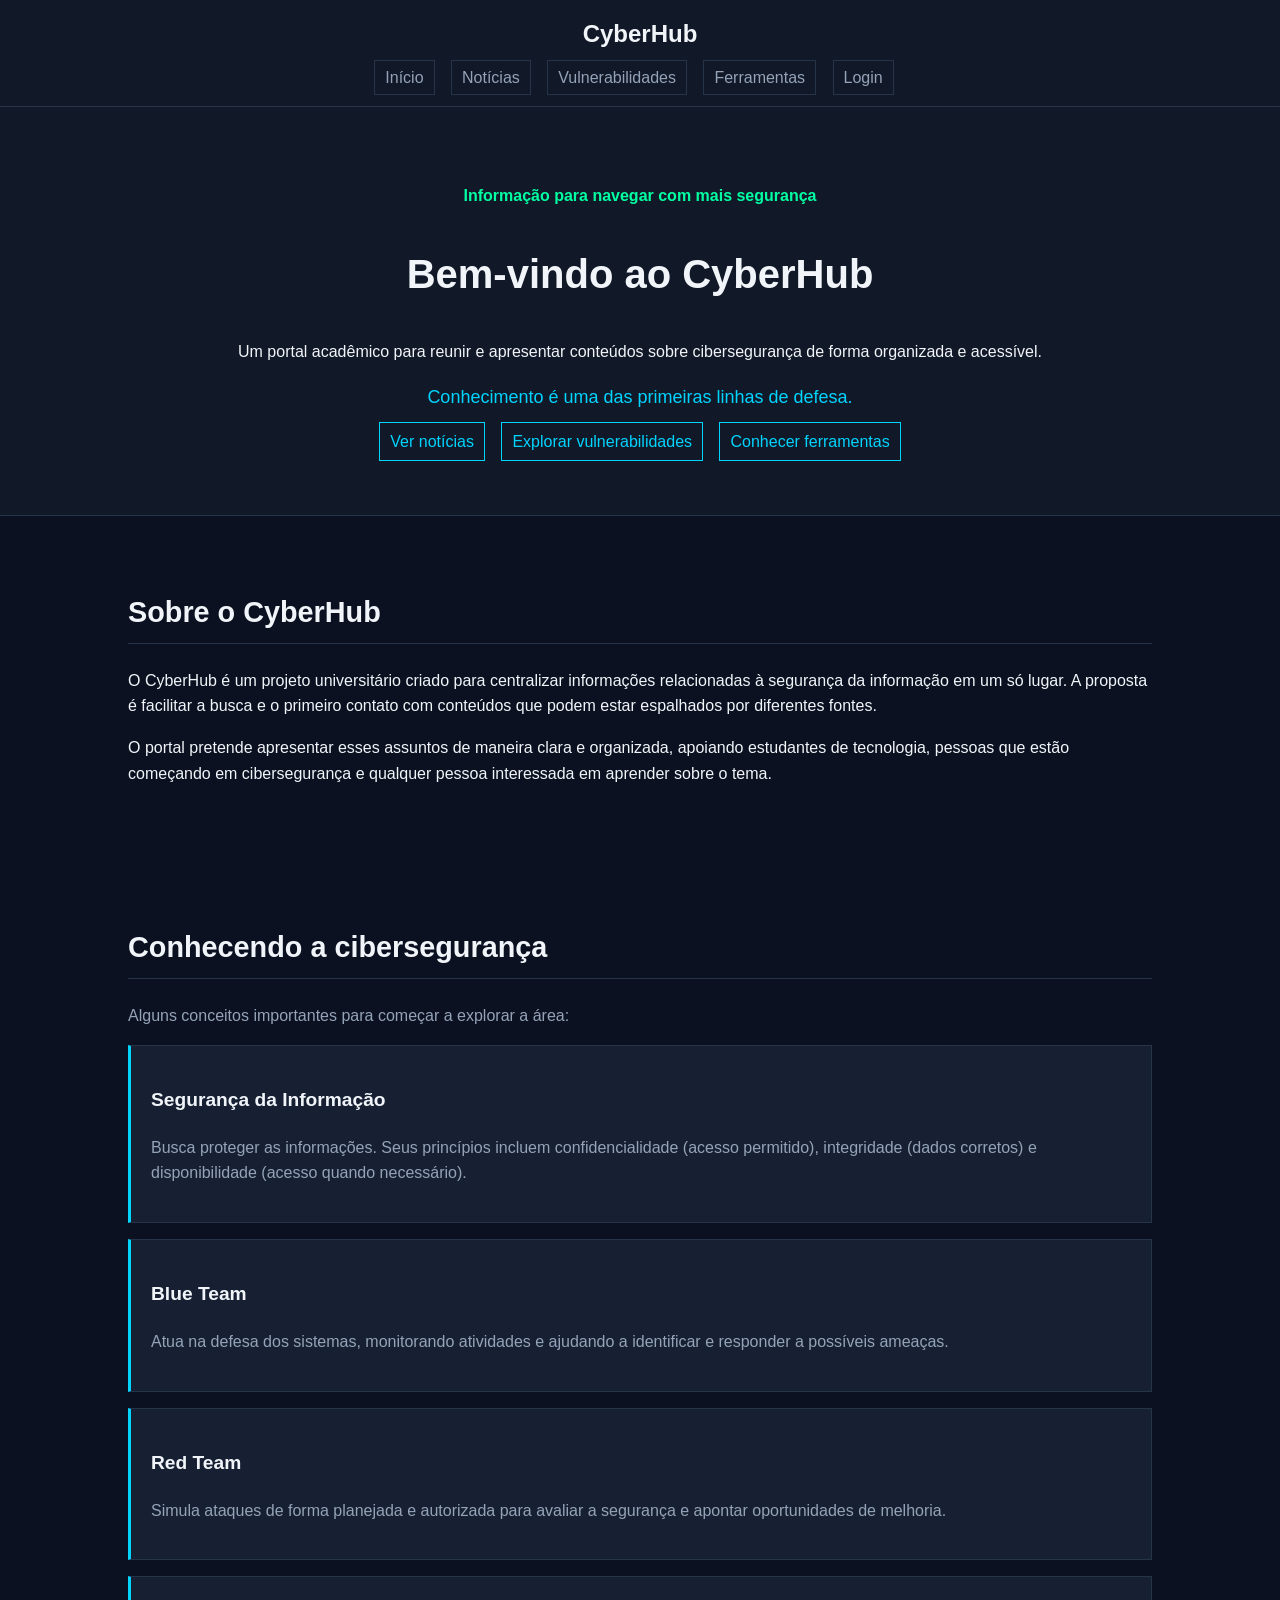
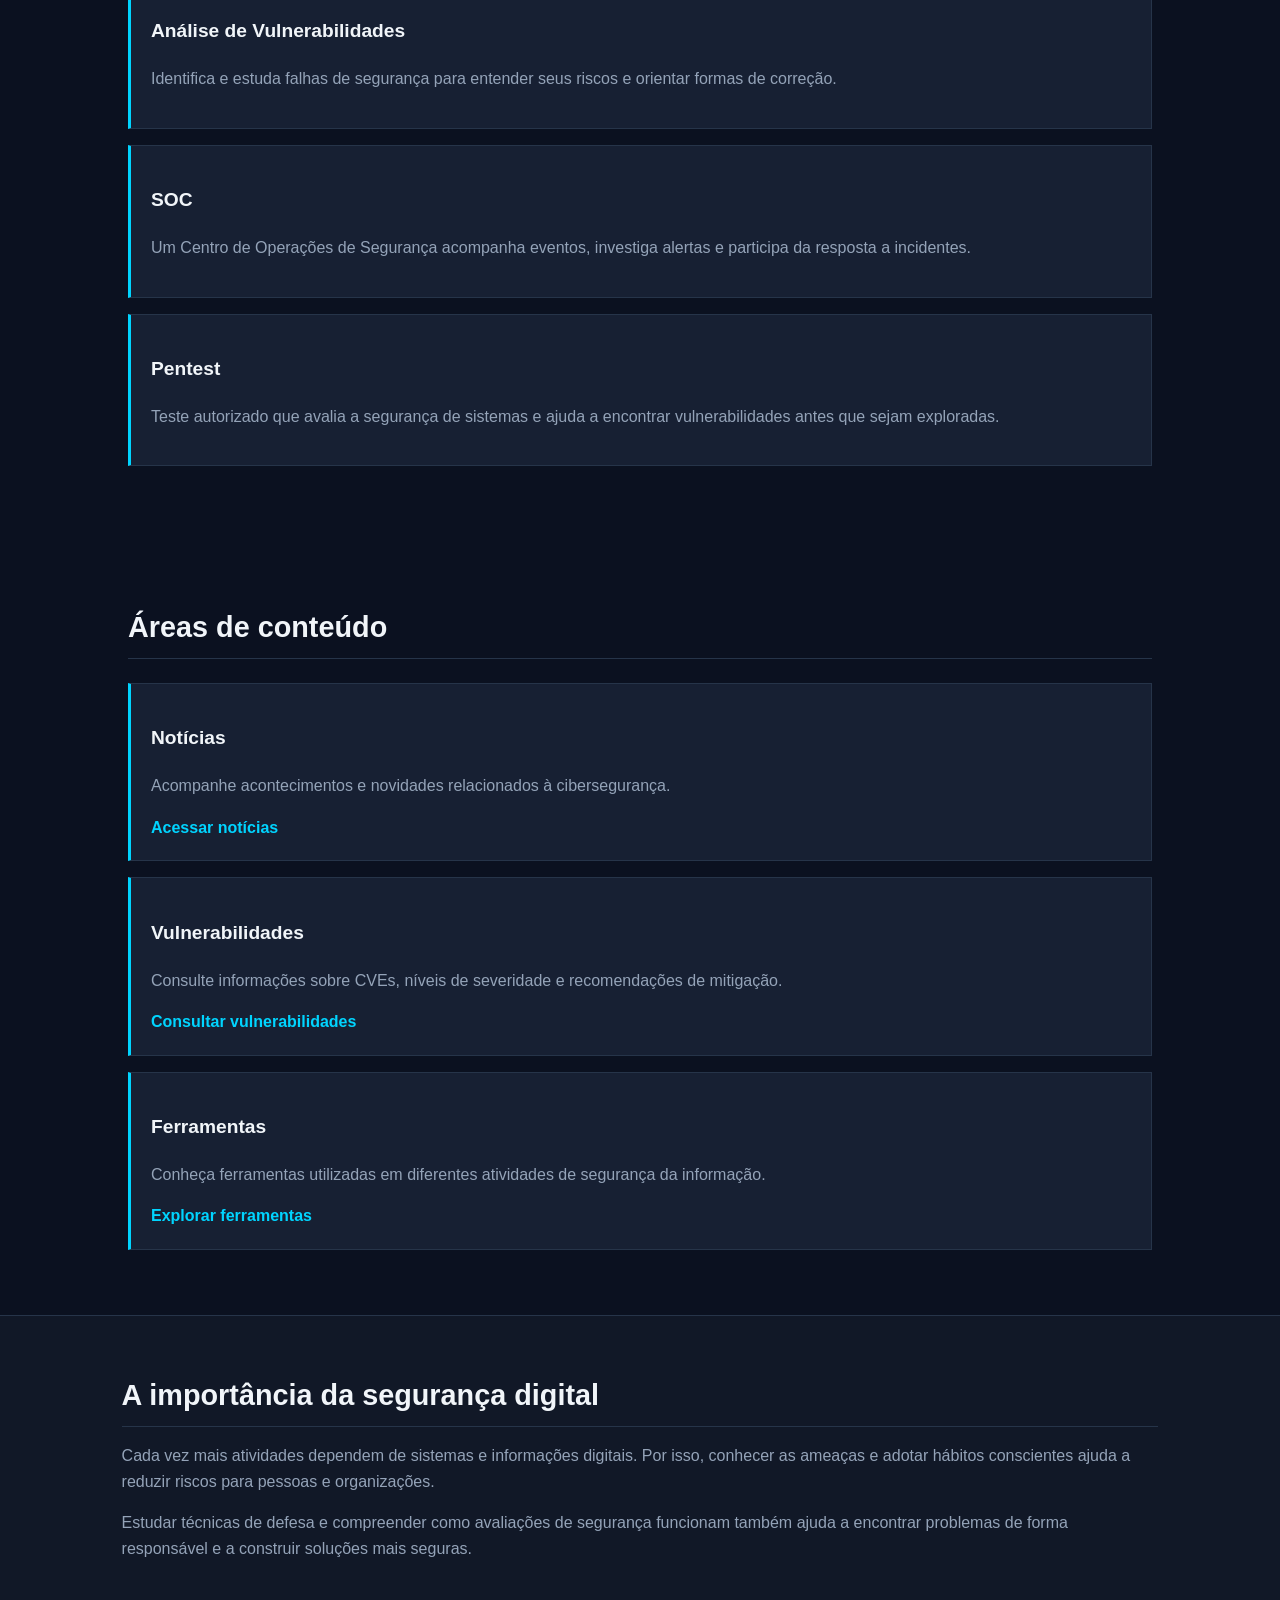
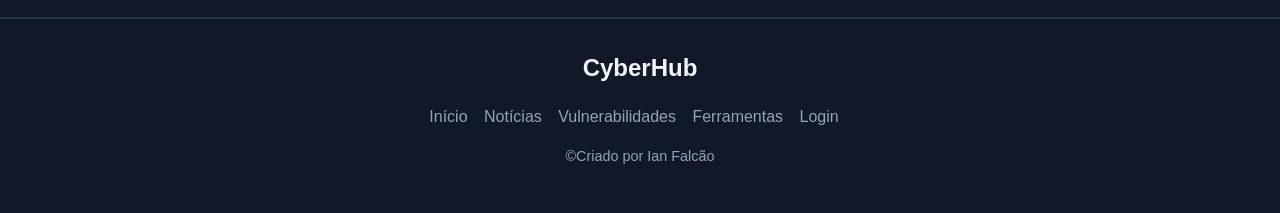
<file: index.html>
<!DOCTYPE html>
<html lang="pt-BR">
<head>
    <meta charset="UTF-8">
    <meta name="viewport" content="width=device-width, initial-scale=1.0">
    <title>CyberHub | Início</title>
    <meta name="description" content="Conheça o CyberHub, um portal acadêmico com conteúdos introdutórios sobre cibersegurança, vulnerabilidades e ferramentas.">
    <meta name="keywords" content="cibersegurança, segurança da informação, vulnerabilidades, ferramentas">
    <meta name="author" content="Ian Falcão">
    <link rel="stylesheet" href="css/index.css">
</head>
<body>
    <header class="cabecalho">
        <a class="logo" href="index.html" aria-label="CyberHub - página inicial">CyberHub</a>

        <nav class="menu" aria-label="Navegação principal">
            <ul>
                <li><a href="index.html" aria-current="page">Início</a></li>
                <li><a href="pages/noticias.html">Notícias</a></li>
                <li><a href="pages/vulnerabilidades.html">Vulnerabilidades</a></li>
                <li><a href="pages/ferramentas.html">Ferramentas</a></li>
                <li><a href="pages/login.html">Login</a></li>
            </ul>
        </nav>
    </header>

    <main id="conteudo">
        <section class="inicio" aria-labelledby="titulo-inicio">
            <p class="chamada">Informação para navegar com mais segurança</p>
            <h1 id="titulo-inicio">Bem-vindo ao CyberHub</h1>
            <p>
                Um portal acadêmico para reunir e apresentar conteúdos sobre cibersegurança
                de forma organizada e acessível.
            </p>
            <p class="frase-destaque">Conhecimento é uma das primeiras linhas de defesa.</p>
            <div class="acoes">
                <a class="botao" href="pages/noticias.html">Ver notícias</a>
                <a class="botao" href="pages/vulnerabilidades.html">Explorar vulnerabilidades</a>
                <a class="botao" href="pages/ferramentas.html">Conhecer ferramentas</a>
            </div>
        </section>

        <section class="sobre" aria-labelledby="titulo-sobre">
            <h2 id="titulo-sobre">Sobre o CyberHub</h2>
            <p>
                O CyberHub é um projeto universitário criado para centralizar informações
                relacionadas à segurança da informação em um só lugar. A proposta é facilitar
                a busca e o primeiro contato com conteúdos que podem estar espalhados por
                diferentes fontes.
            </p>
            <p>
                O portal pretende apresentar esses assuntos de maneira clara e organizada,
                apoiando estudantes de tecnologia, pessoas que estão começando em
                cibersegurança e qualquer pessoa interessada em aprender sobre o tema.
            </p>
        </section>

        <section class="conceitos" aria-labelledby="titulo-conceitos">
            <h2 id="titulo-conceitos">Conhecendo a cibersegurança</h2>
            <p>Alguns conceitos importantes para começar a explorar a área:</p>

            <div class="lista-cards">
                <article class="card">
                    <h3>Segurança da Informação</h3>
                    <p>
                        Busca proteger as informações. Seus princípios incluem
                        confidencialidade (acesso permitido), integridade (dados corretos)
                        e disponibilidade (acesso quando necessário).
                    </p>
                </article>

                <article class="card">
                    <h3>Blue Team</h3>
                    <p>
                        Atua na defesa dos sistemas, monitorando atividades e ajudando a
                        identificar e responder a possíveis ameaças.
                    </p>
                </article>

                <article class="card">
                    <h3>Red Team</h3>
                    <p>
                        Simula ataques de forma planejada e autorizada para avaliar a
                        segurança e apontar oportunidades de melhoria.
                    </p>
                </article>

                <article class="card">
                    <h3>Análise de Vulnerabilidades</h3>
                    <p>
                        Identifica e estuda falhas de segurança para entender seus riscos
                        e orientar formas de correção.
                    </p>
                </article>

                <article class="card">
                    <h3>SOC</h3>
                    <p>
                        Um Centro de Operações de Segurança acompanha eventos, investiga
                        alertas e participa da resposta a incidentes.
                    </p>
                </article>

                <article class="card">
                    <h3>Pentest</h3>
                    <p>
                        Teste autorizado que avalia a segurança de sistemas e ajuda a
                        encontrar vulnerabilidades antes que sejam exploradas.
                    </p>
                </article>
            </div>
        </section>

        <section class="areas" aria-labelledby="titulo-areas">
            <h2 id="titulo-areas">Áreas de conteúdo</h2>
            <div class="lista-cards">
                <article class="card">
                    <h3>Notícias</h3>
                    <p>Acompanhe acontecimentos e novidades relacionados à cibersegurança.</p>
                    <a href="pages/noticias.html">Acessar notícias</a>
                </article>

                <article class="card">
                    <h3>Vulnerabilidades</h3>
                    <p>
                        Consulte informações sobre CVEs, níveis de severidade e
                        recomendações de mitigação.
                    </p>
                    <a href="pages/vulnerabilidades.html">Consultar vulnerabilidades</a>
                </article>

                <article class="card">
                    <h3>Ferramentas</h3>
                    <p>
                        Conheça ferramentas utilizadas em diferentes atividades de
                        segurança da informação.
                    </p>
                    <a href="pages/ferramentas.html">Explorar ferramentas</a>
                </article>
            </div>
        </section>

        <section class="importancia" aria-labelledby="titulo-importancia">
            <h2 id="titulo-importancia">A importância da segurança digital</h2>
            <p>
                Cada vez mais atividades dependem de sistemas e informações digitais.
                Por isso, conhecer as ameaças e adotar hábitos conscientes ajuda a reduzir
                riscos para pessoas e organizações.
            </p>
            <p>
                Estudar técnicas de defesa e compreender como avaliações de segurança
                funcionam também ajuda a encontrar problemas de forma responsável e a
                construir soluções mais seguras.
            </p>
        </section>
    </main>

    <footer class="rodape">
        <a class="logo" href="index.html">CyberHub</a>
        <nav aria-label="Navegação do rodapé">
            <ul>
                <li><a href="index.html">Início</a></li>
                <li><a href="pages/noticias.html">Notícias</a></li>
                <li><a href="pages/vulnerabilidades.html">Vulnerabilidades</a></li>
                <li><a href="pages/ferramentas.html">Ferramentas</a></li>
                <li><a href="pages/login.html">Login</a></li>
            </ul>
        </nav>
        <p>&copy;Criado por Ian Falcão</p>
    </footer>
</body>
</html>
</file>
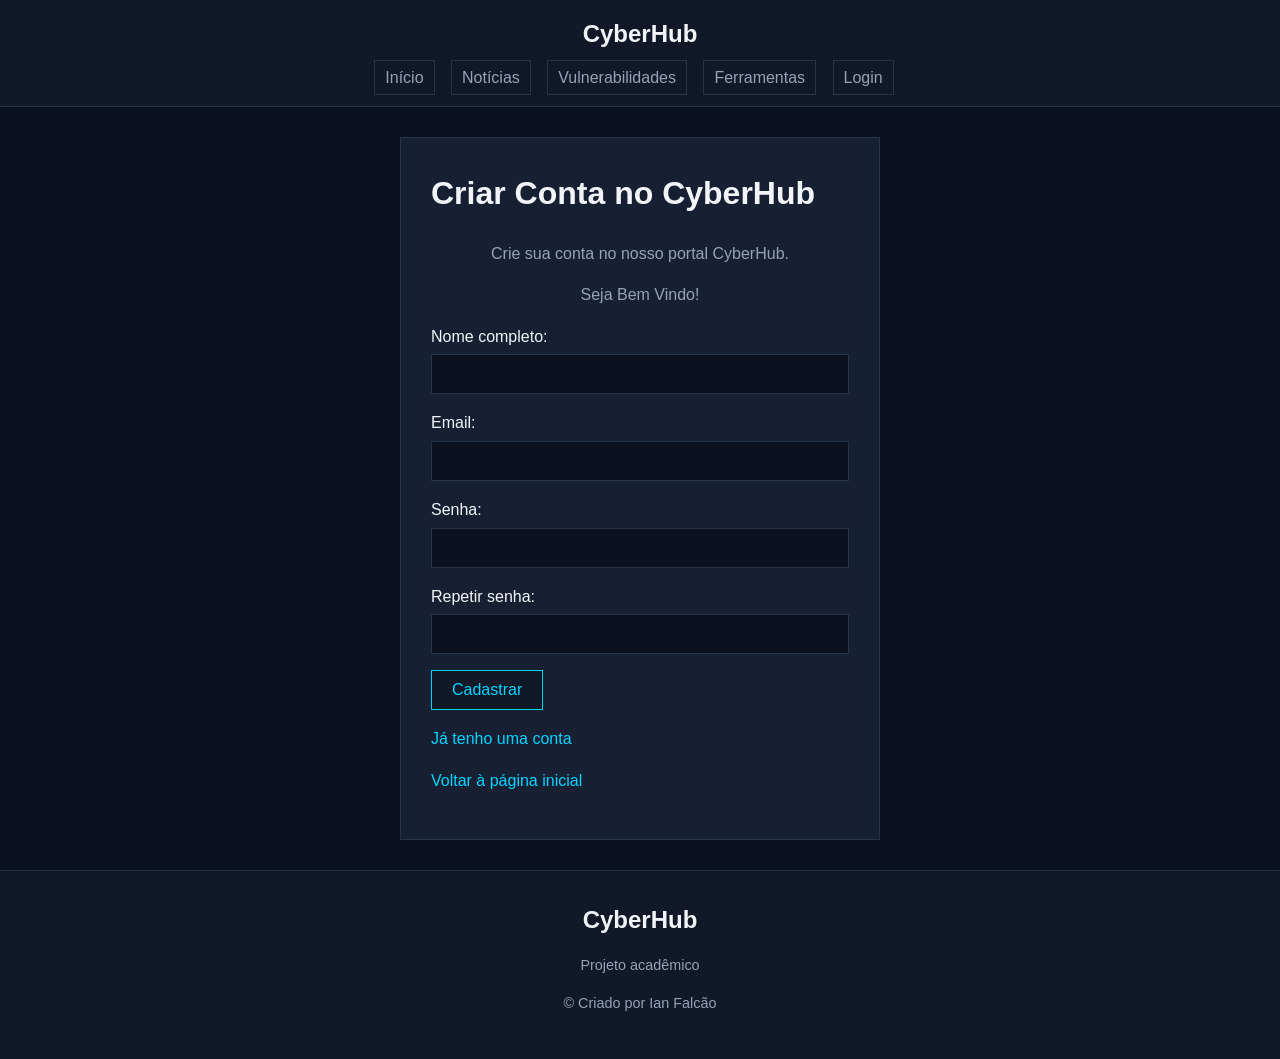
<file: pages/cadastro.html>
<!DOCTYPE html>
<html lang="pt-BR">
<head>
    <meta charset="UTF-8">
    <meta name="viewport" content="width=device-width, initial-scale=1.0">
    <title>CyberHub | Cadastro</title>
    <meta name="author" content="Ian Falcão">
    <link rel="stylesheet" href="../css/login.css">
</head>
<body>
    <header class="cabecalho">
        <a class="logo" href="../index.html" aria-label="CyberHub - página inicial">CyberHub</a>

        <nav class="menu" aria-label="Navegação principal">
            <ul>
                <li><a href="../index.html">Início</a></li>
                <li><a href="noticias.html">Notícias</a></li>
                <li><a href="vulnerabilidades.html">Vulnerabilidades</a></li>
                <li><a href="ferramentas.html">Ferramentas</a></li>
                <li><a href="login.html">Login</a></li>
            </ul>
        </nav>
    </header>

    <main>
        <h1>Criar Conta no CyberHub</h1>
        <p class="Bem_Vindo">Crie sua conta no nosso portal CyberHub.</p>
        <p class="Bem_Vindo">Seja Bem Vindo!</p>

        <form>
            <p>
                <label for="nome">Nome completo:</label>
                <input type="text" id="nome" name="nome" required>
            </p>
            <p>
                <label for="email">Email:</label>
                <input type="email" id="email" name="email" required>
            </p>
            <p>
                <label for="senha">Senha:</label>
                <input type="password" id="senha" name="senha" required>
            </p>
            <p>
                <label for="confirmacao-senha">Repetir senha:</label>
                <input type="password" id="confirmacao-senha" name="confirmacao-senha" required>
            </p>
            <button type="button" id="cadastrar">Cadastrar</button>
            <p id="mensagem"></p>
        </form>

        <p><a href="login.html">Já tenho uma conta</a></p>
        <p><a href="../index.html">Voltar à página inicial</a></p>
    </main>

    <footer class="rodape">
        <a class="logo" href="../index.html">CyberHub</a>
        <p>Projeto acadêmico</p>
        <p>&copy; Criado por Ian Falcão</p>
    </footer>
    <script src="../js/cadastro.js"></script>
</body>
</html>
</file>
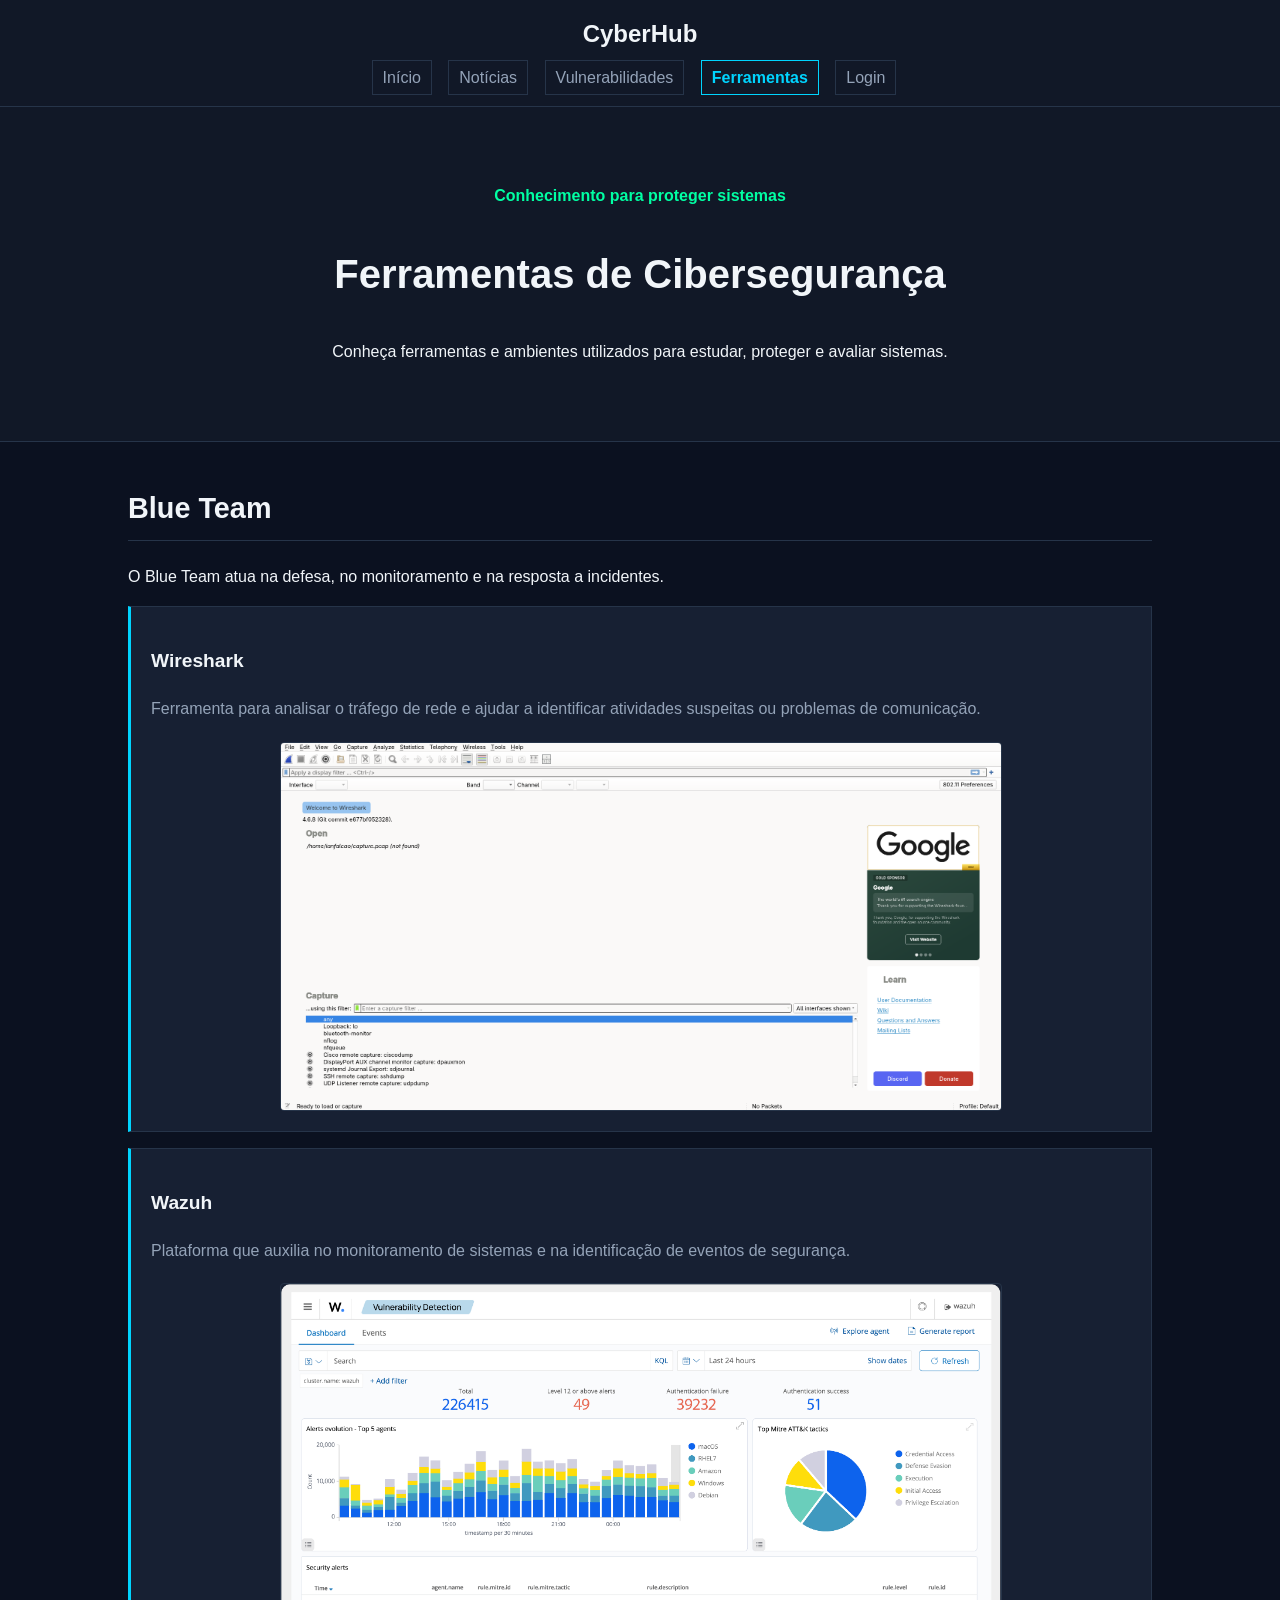
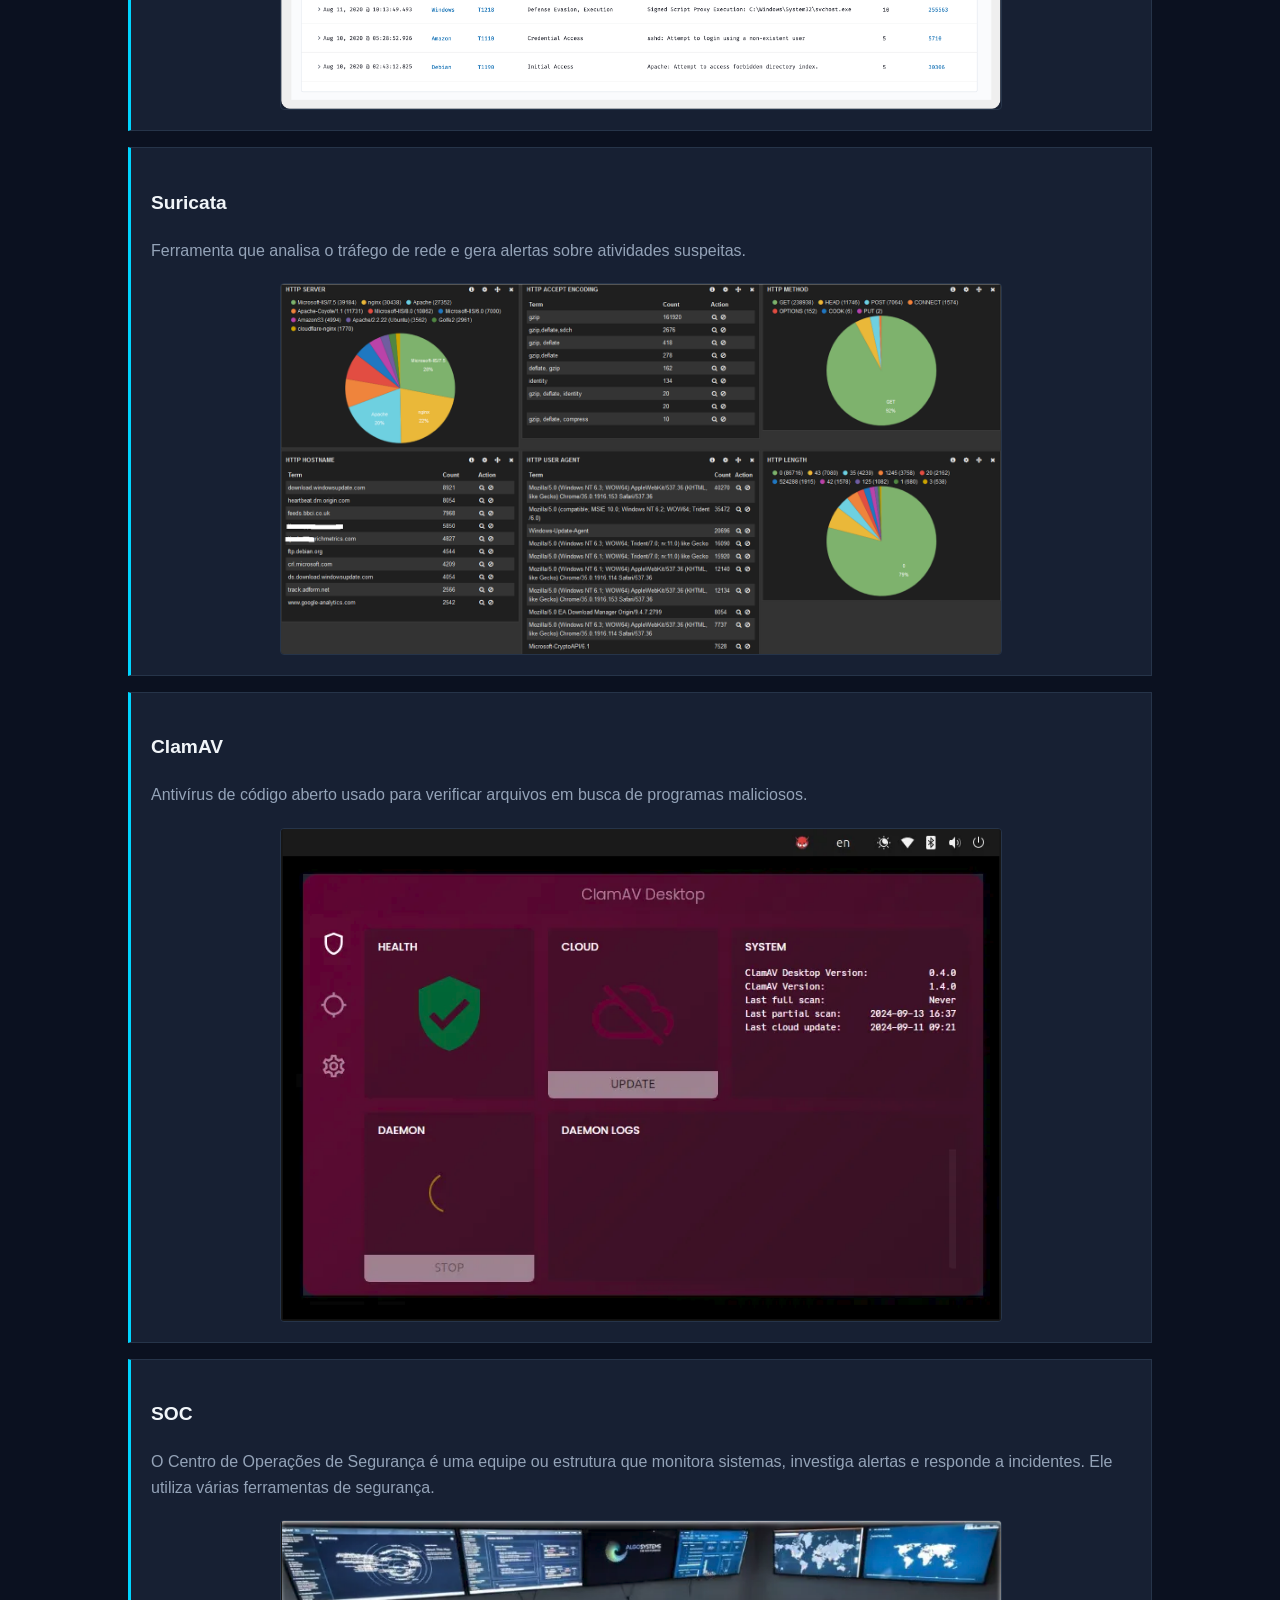
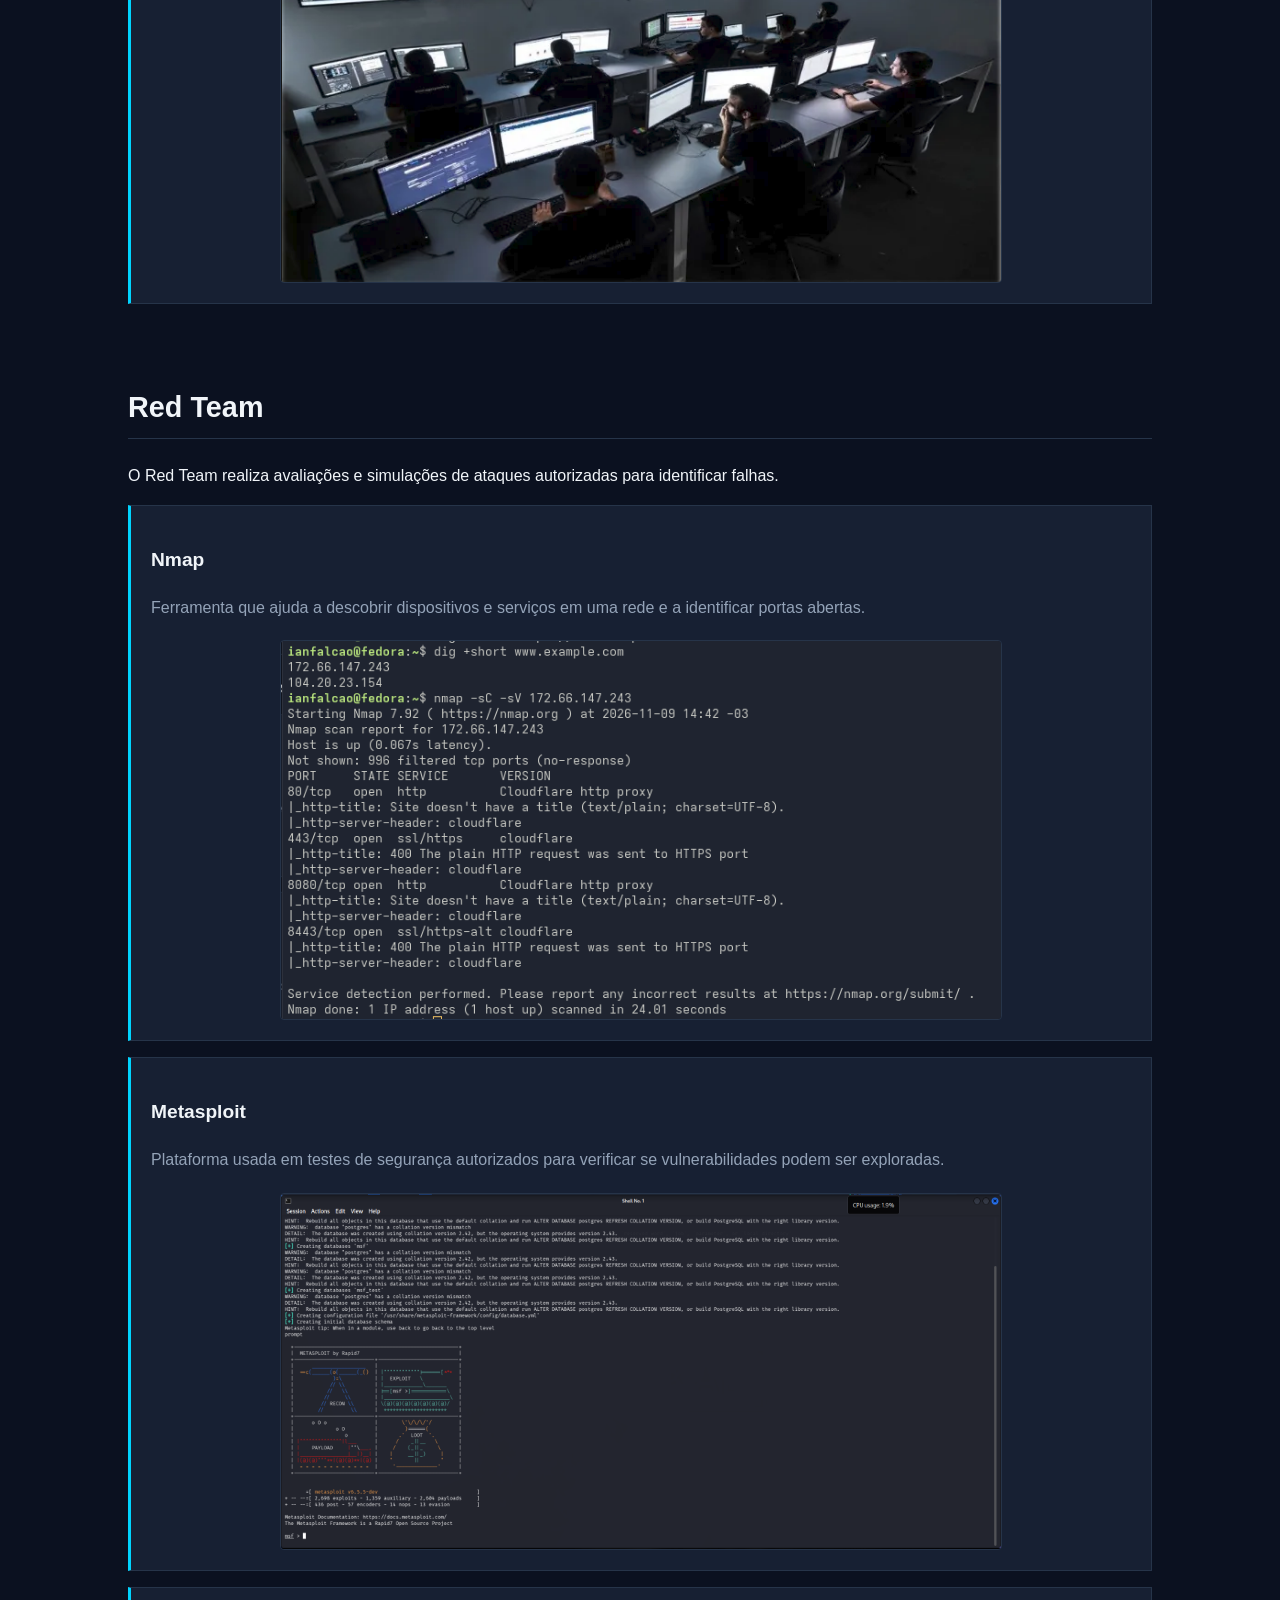
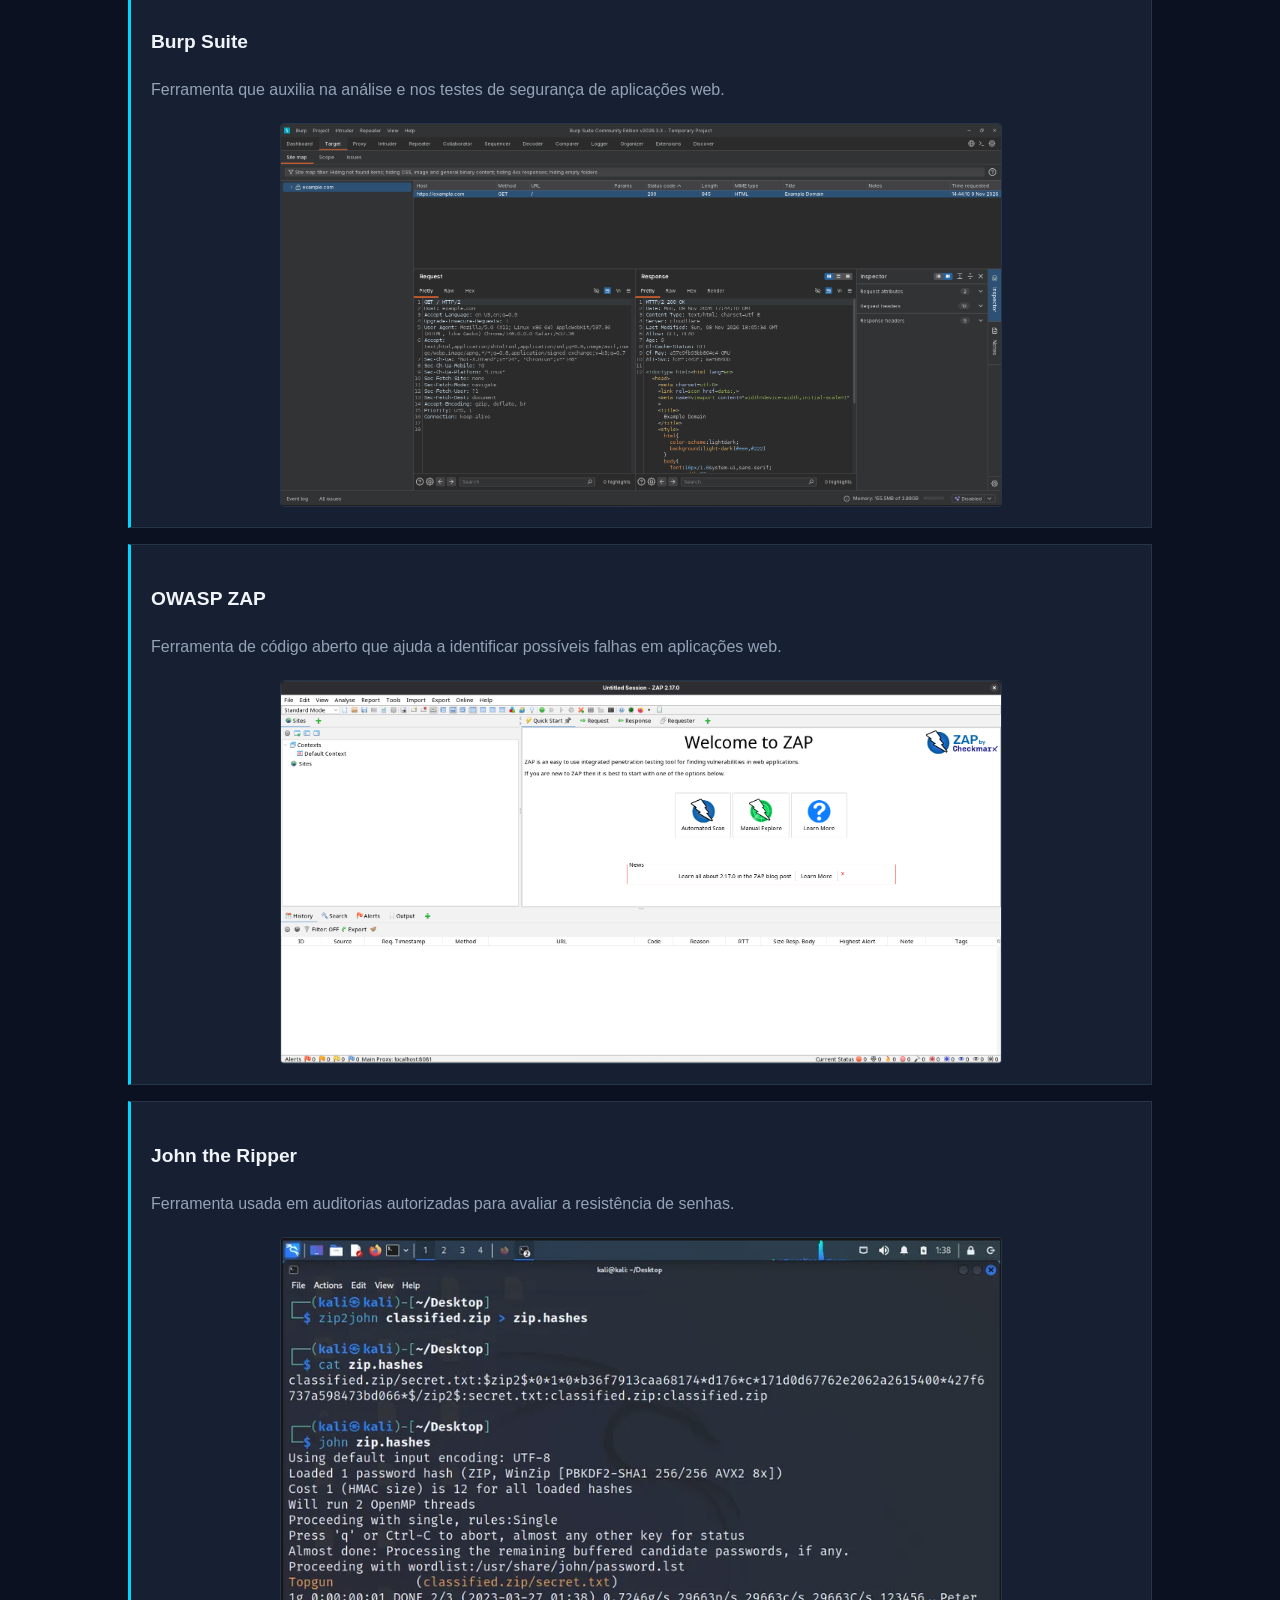
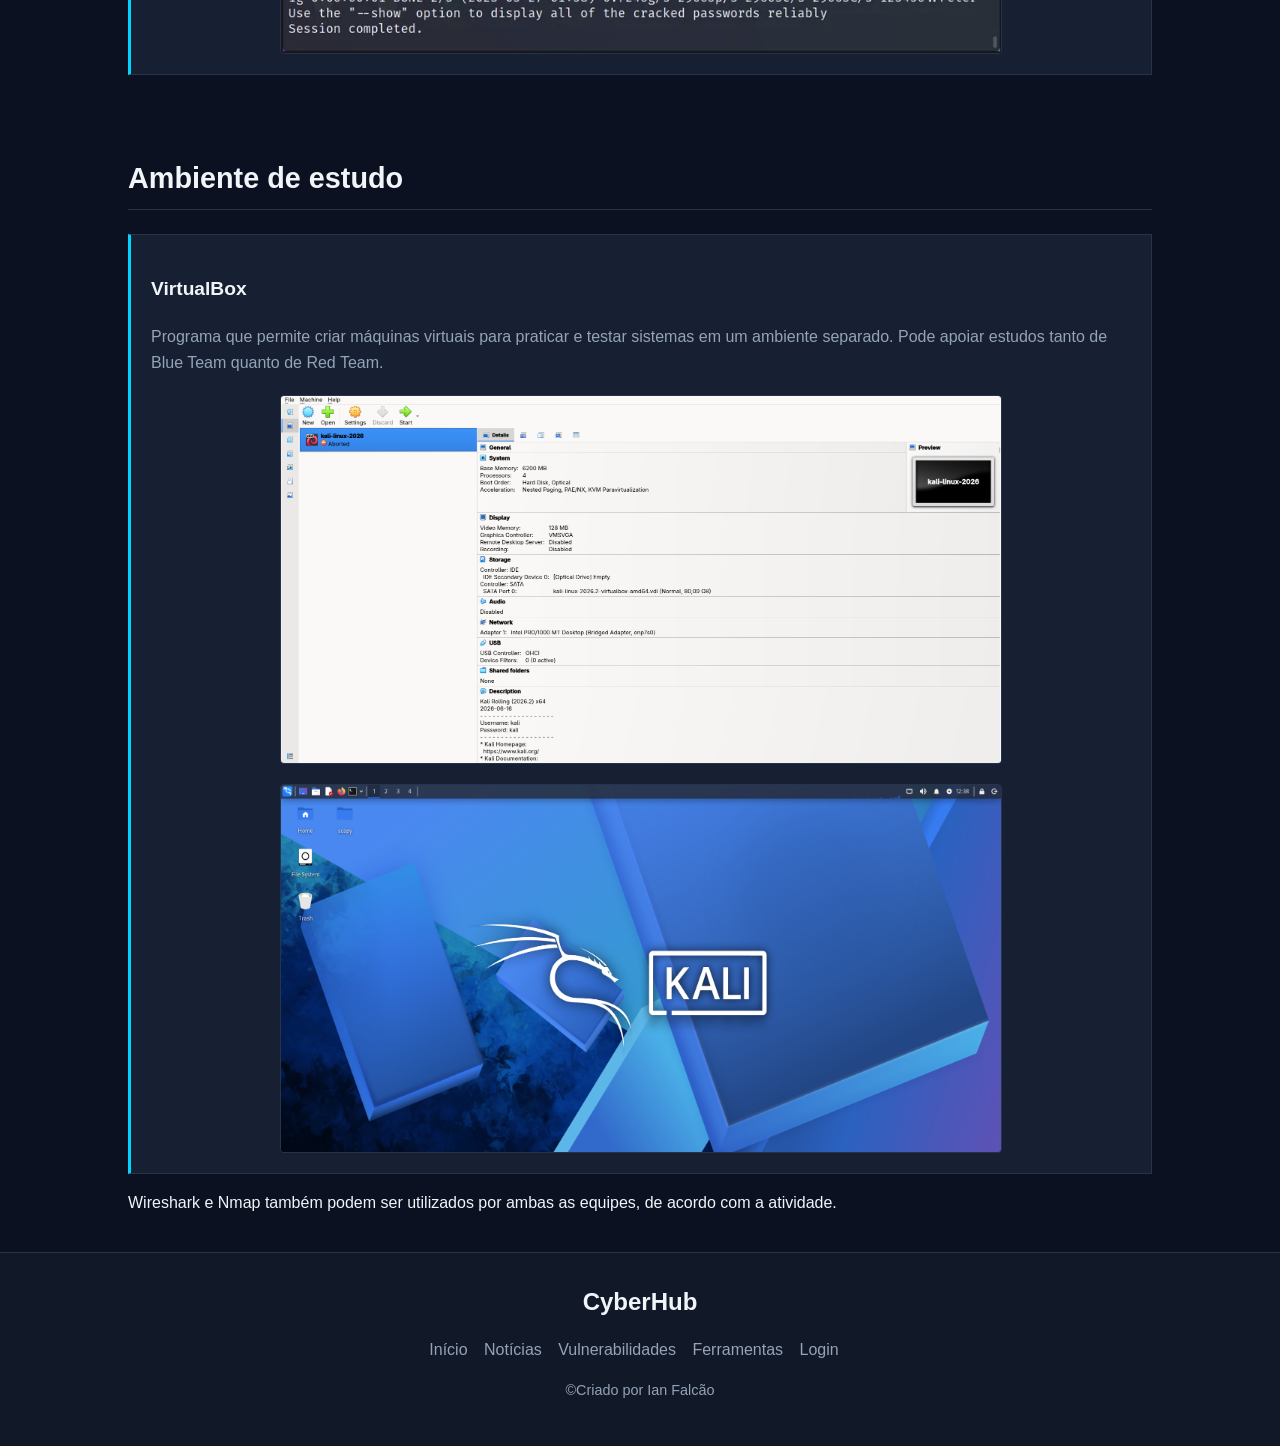
<file: pages/ferramentas.html>
<!DOCTYPE html>
<html lang="pt-BR">
<head>
    <meta charset="UTF-8">
    <meta name="viewport" content="width=device-width, initial-scale=1.0">
    <title>CyberHub | Ferramentas</title>
    <meta name="description" content="Conheça a página de ferramentas de cibersegurança do CyberHub.">
    <meta name="author" content="Ian Falcão">
    <link rel="stylesheet" href="../css/ferramentas.css">
</head>
<body>
    <header class="cabecalho">
        <a class="logo" href="../index.html" aria-label="CyberHub - página inicial">CyberHub</a>

        <nav class="menu" aria-label="Navegação principal">
            <ul>
                <li><a href="../index.html">Início</a></li>
                <li><a href="noticias.html">Notícias</a></li>
                <li><a href="vulnerabilidades.html">Vulnerabilidades</a></li>
                <li><a href="ferramentas.html" aria-current="page">Ferramentas</a></li>
                <li><a href="login.html">Login</a></li>
            </ul>
        </nav>
    </header>

    <main id="conteudo">
        <section class="inicio" aria-labelledby="titulo-ferramentas">
            <p class="chamada">Conhecimento para proteger sistemas</p>
            <h1 id="titulo-ferramentas">Ferramentas de Cibersegurança</h1>
            <p>Conheça ferramentas e ambientes utilizados para estudar, proteger e avaliar sistemas.</p>
        </section>

        <section class="ferramentas" aria-labelledby="titulo-blue-team">
            <h2 id="titulo-blue-team">Blue Team</h2>
            <p>O Blue Team atua na defesa, no monitoramento e na resposta a incidentes.</p>

            <article class="card">
                <h3>Wireshark</h3>
                <p>Ferramenta para analisar o tráfego de rede e ajudar a identificar atividades suspeitas ou problemas de comunicação.</p>
                <img class="imagem-ferramenta" src="../img/Wireshark.png" alt="Tela do Wireshark">
            </article>

            <article class="card">
                <h3>Wazuh</h3>
                <p>Plataforma que auxilia no monitoramento de sistemas e na identificação de eventos de segurança.</p>
                <img class="imagem-ferramenta" src="../img/wazuh.png" alt="Tela do Wazuh">
            </article>

            <article class="card">
                <h3>Suricata</h3>
                <p>Ferramenta que analisa o tráfego de rede e gera alertas sobre atividades suspeitas.</p>
                <img class="imagem-ferramenta" src="../img/suricata.PNG" alt="Tela do Suricata">
            </article>

            <article class="card">
                <h3>ClamAV</h3>
                <p>Antivírus de código aberto usado para verificar arquivos em busca de programas maliciosos.</p>
                <img class="imagem-ferramenta" src="../img/ClamAV.png" alt="Tela do ClamAV">
            </article>

            <article class="card">
                <h3>SOC</h3>
                <p>O Centro de Operações de Segurança é uma equipe ou estrutura que monitora sistemas, investiga alertas e responde a incidentes. Ele utiliza várias ferramentas de segurança.</p>
                <img class="imagem-ferramenta" src="../img/SOC.png" alt="Imagem de um centro de operações de segurança">
            </article>
        </section>

        <section class="ferramentas" aria-labelledby="titulo-red-team">
            <h2 id="titulo-red-team">Red Team</h2>
            <p>O Red Team realiza avaliações e simulações de ataques autorizadas para identificar falhas.</p>

            <article class="card">
                <h3>Nmap</h3>
                <p>Ferramenta que ajuda a descobrir dispositivos e serviços em uma rede e a identificar portas abertas.</p>
                <img class="imagem-ferramenta" src="../img/nmap.png" alt="Tela do Nmap">
            </article>

            <article class="card">
                <h3>Metasploit</h3>
                <p>Plataforma usada em testes de segurança autorizados para verificar se vulnerabilidades podem ser exploradas.</p>
                <img class="imagem-ferramenta" src="../img/Metasploit.png" alt="Tela do Metasploit">
            </article>

            <article class="card">
                <h3>Burp Suite</h3>
                <p>Ferramenta que auxilia na análise e nos testes de segurança de aplicações web.</p>
                <img class="imagem-ferramenta" src="../img/burpsuite.png" alt="Tela do Burp Suite">
            </article>

            <article class="card">
                <h3>OWASP ZAP</h3>
                <p>Ferramenta de código aberto que ajuda a identificar possíveis falhas em aplicações web.</p>
                <img class="imagem-ferramenta" src="../img/owasp.png" alt="Tela do OWASP ZAP">
            </article>

            <article class="card">
                <h3>John the Ripper</h3>
                <p>Ferramenta usada em auditorias autorizadas para avaliar a resistência de senhas.</p>
                <img class="imagem-ferramenta" src="../img/John_the_Ripper.png" alt="Tela do John the Ripper">
            </article>
        </section>

        <section class="ferramentas" aria-labelledby="titulo-ambiente">
            <h2 id="titulo-ambiente">Ambiente de estudo</h2>
            <article class="card">
                <h3>VirtualBox</h3>
                <p>Programa que permite criar máquinas virtuais para praticar e testar sistemas em um ambiente separado. Pode apoiar estudos tanto de Blue Team quanto de Red Team.</p>
                <img class="imagem-ferramenta" src="../img/Virtual_Box.png" alt="Tela do VirtualBox com uma máquina virtual">
                <img class="imagem-ferramenta" src="../img/Virtual_Kali.png" alt="Área de trabalho do Kali Linux">
            </article>
            <p>Wireshark e Nmap também podem ser utilizados por ambas as equipes, de acordo com a atividade.</p>
        </section>
    </main>

    <footer class="rodape">
        <a class="logo" href="../index.html">CyberHub</a>
        <nav aria-label="Navegação do rodapé">
            <ul>
                <li><a href="../index.html">Início</a></li>
                <li><a href="noticias.html">Notícias</a></li>
                <li><a href="vulnerabilidades.html">Vulnerabilidades</a></li>
                <li><a href="ferramentas.html">Ferramentas</a></li>
                <li><a href="login.html">Login</a></li>
            </ul>
        </nav>
        <p>&copy;Criado por Ian Falcão</p>
    </footer>
</body>
</html>
</file>
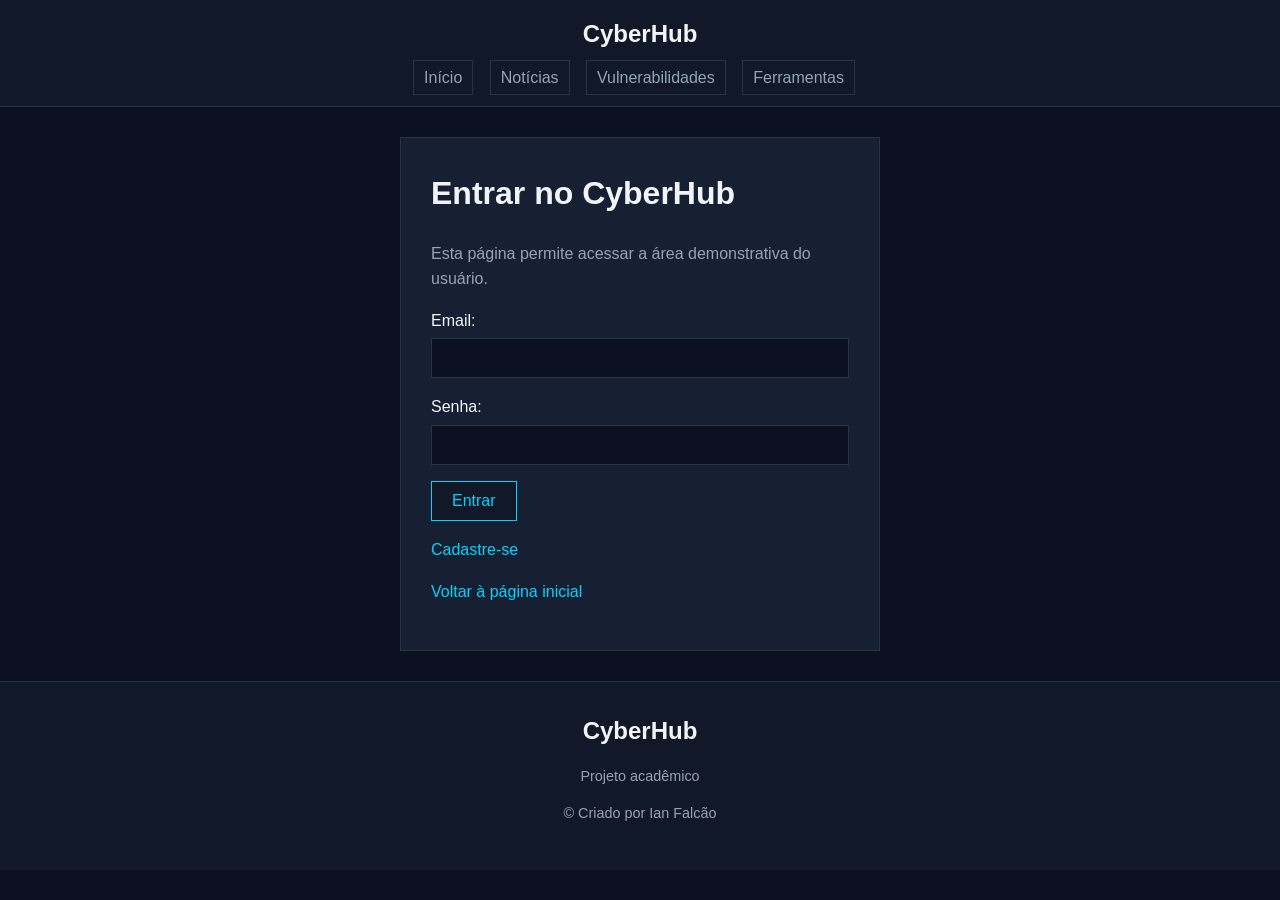
<file: pages/login.html>
<!DOCTYPE html>
<html lang="pt-BR">
<head>
    <meta charset="UTF-8">
    <meta name="viewport" content="width=device-width, initial-scale=1.0">
    <title>CyberHub | Login</title>
    <meta name="author" content="Ian Falcão">
    <link rel="stylesheet" href="../css/login.css">
</head>
<body>
    <header class="cabecalho">
        <a class="logo" href="../index.html" aria-label="CyberHub - página inicial">CyberHub</a>

        <nav class="menu" aria-label="Navegação principal">
            <ul>
                <li><a href="../index.html">Início</a></li>
                <li><a href="noticias.html">Notícias</a></li>
                <li><a href="vulnerabilidades.html">Vulnerabilidades</a></li>
                <li><a href="ferramentas.html">Ferramentas</a></li>
            </ul>
        </nav>
    </header>

    <main>
        <h1>Entrar no CyberHub</h1>
        <p>Esta página permite acessar a área demonstrativa do usuário.</p>

        <form>
            <p>
                <label for="email">Email:</label>
                <input type="email" id="email" name="email" required>
            </p>
            <p>
                <label for="senha">Senha:</label>
                <input type="password" id="senha" name="senha" required>
            </p>
            <button type="button" id="logar">Entrar</button>
            <p id="mensagem"></p>
        </form>

        <p><a href="cadastro.html">Cadastre-se</a></p>
        <p><a href="../index.html">Voltar à página inicial</a></p>
    </main>

    <footer class="rodape">
        <a class="logo" href="../index.html">CyberHub</a>
        <p>Projeto acadêmico</p>
        <p>&copy; Criado por Ian Falcão</p>
    </footer>
    <script src="../js/login.js"></script>
</body>
</html>
</file>
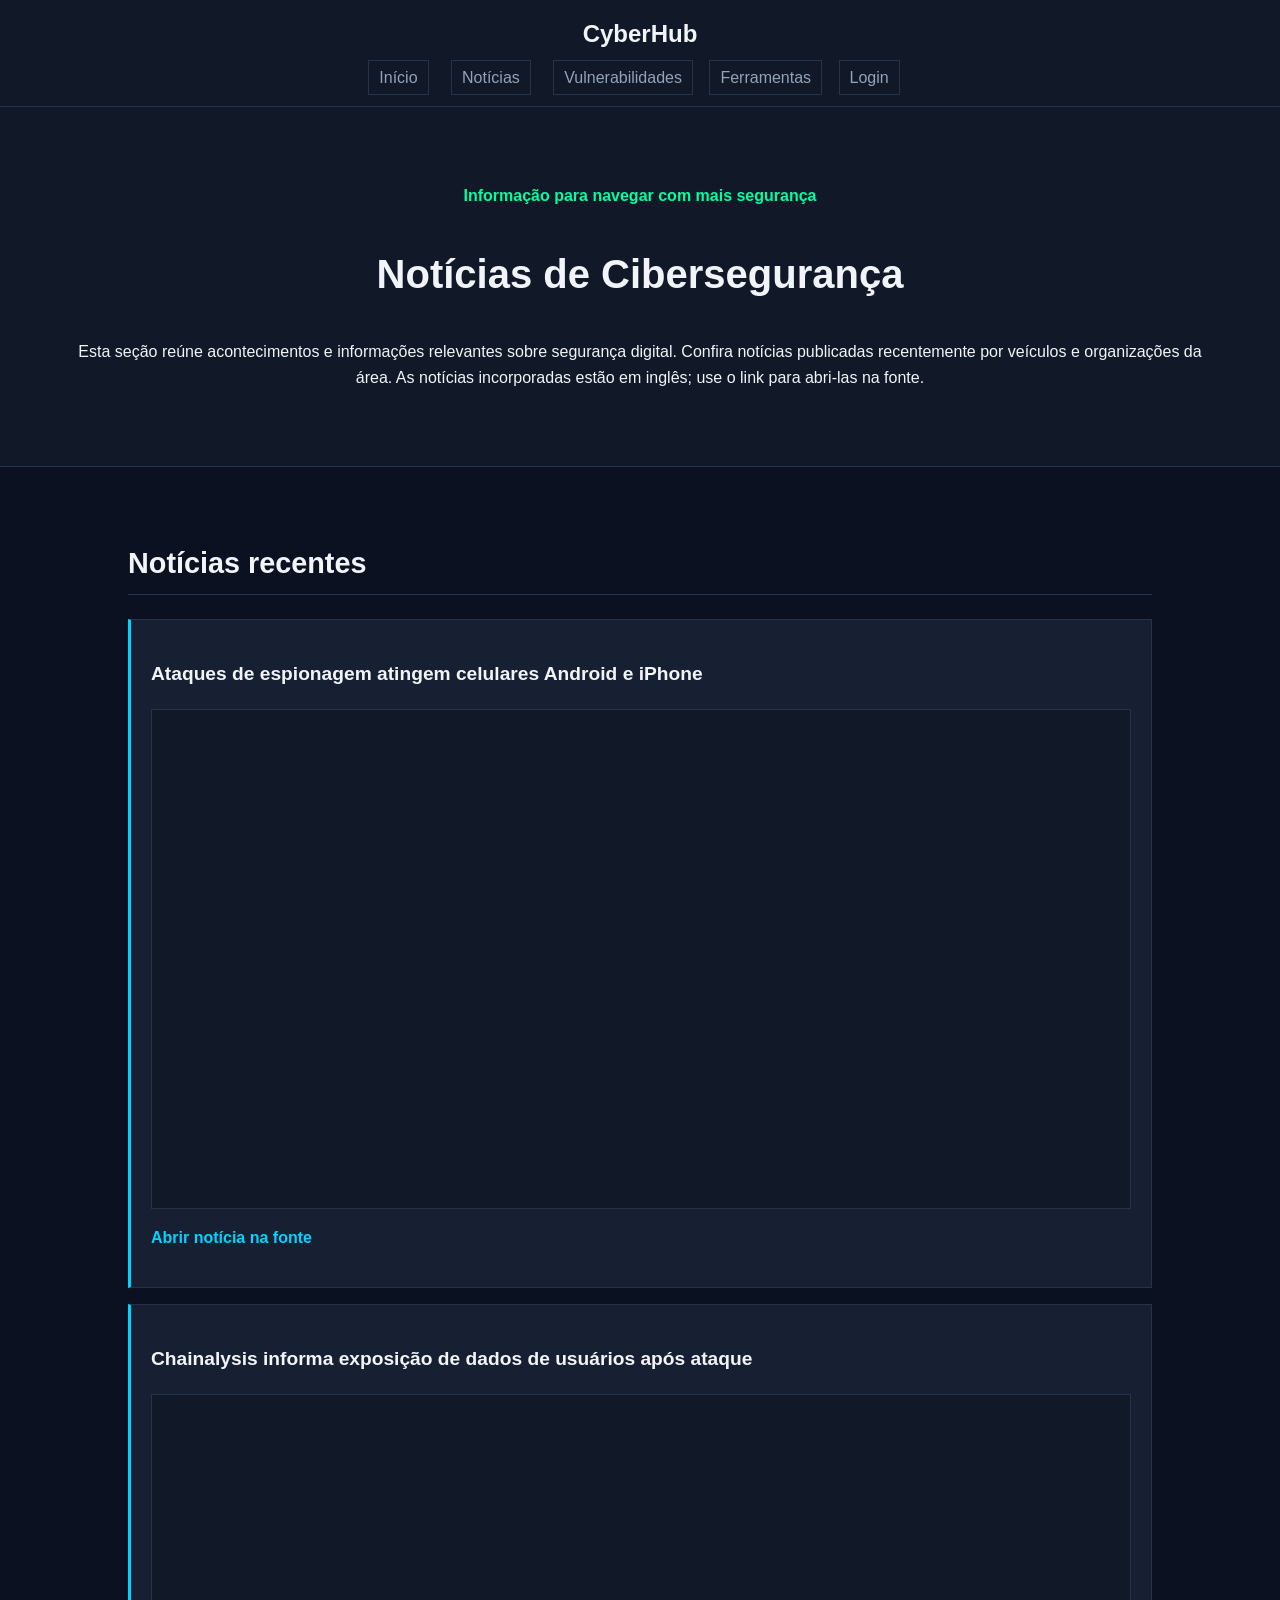
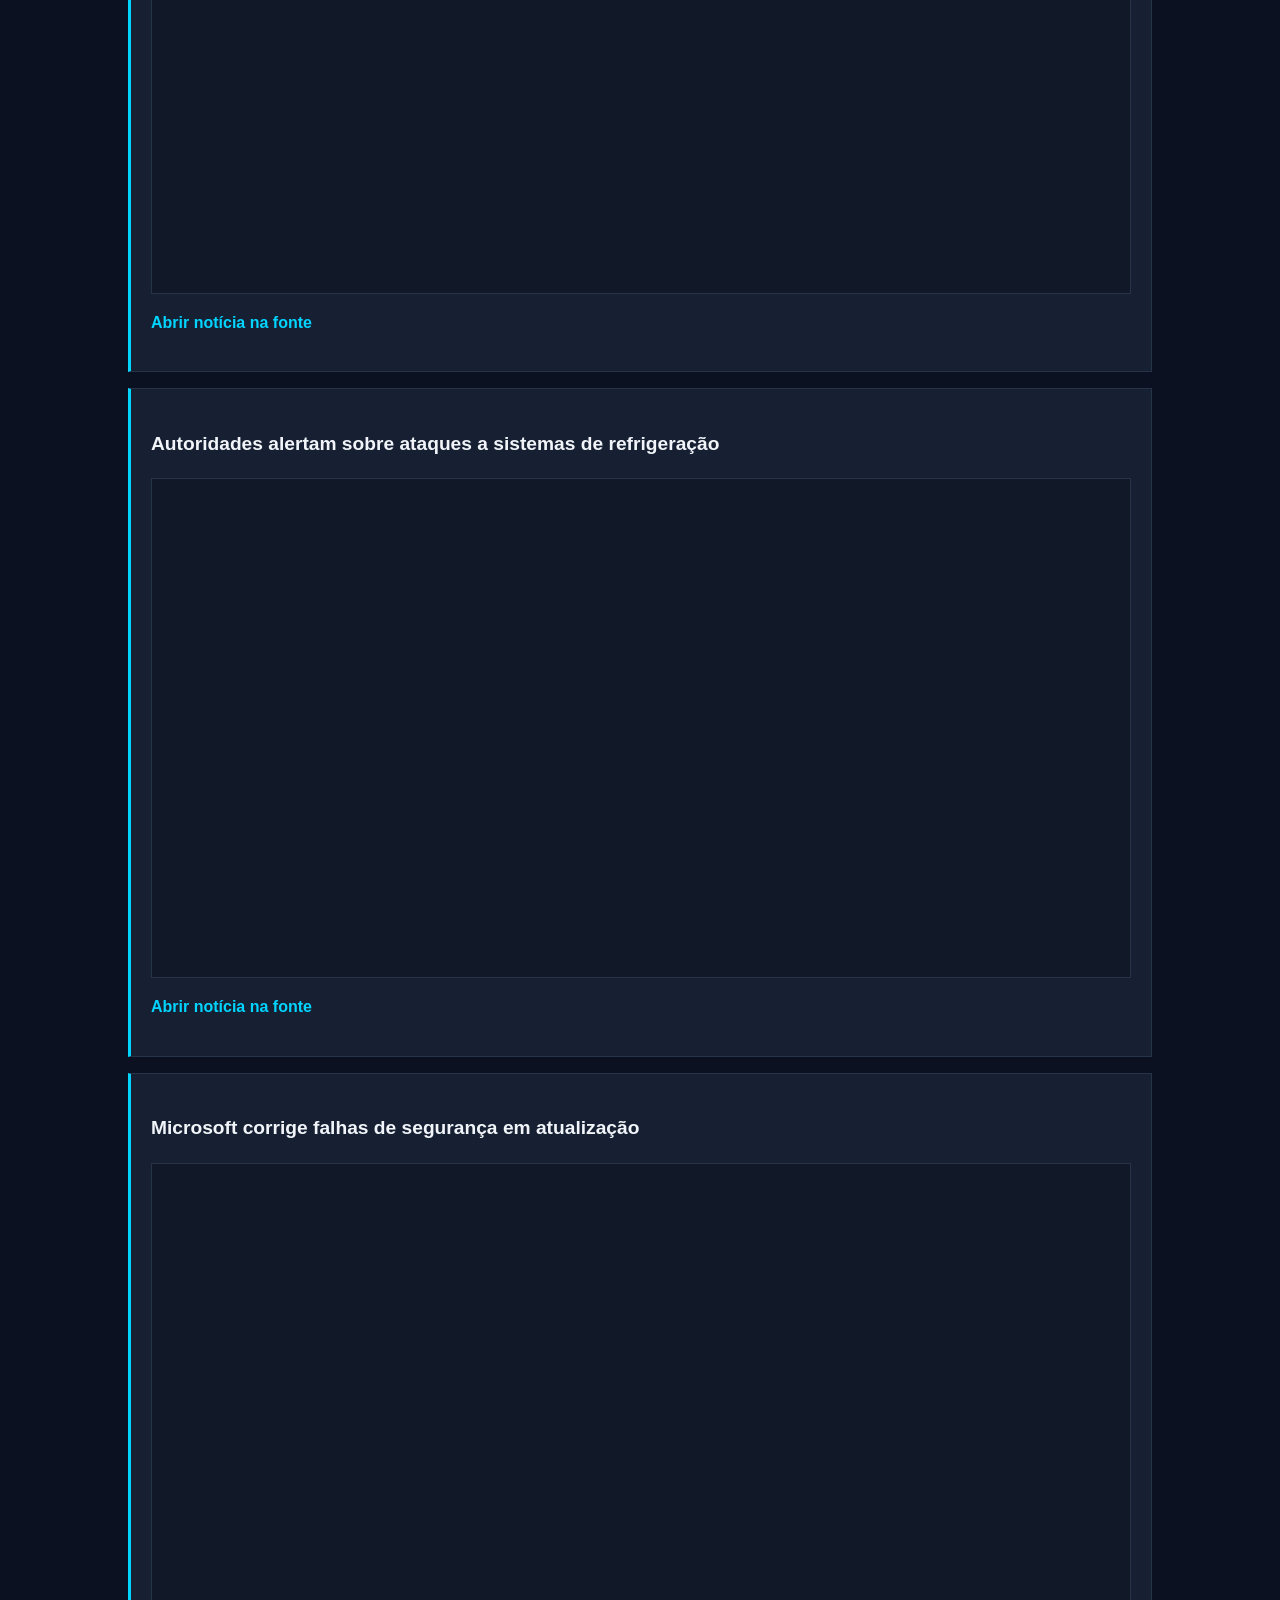
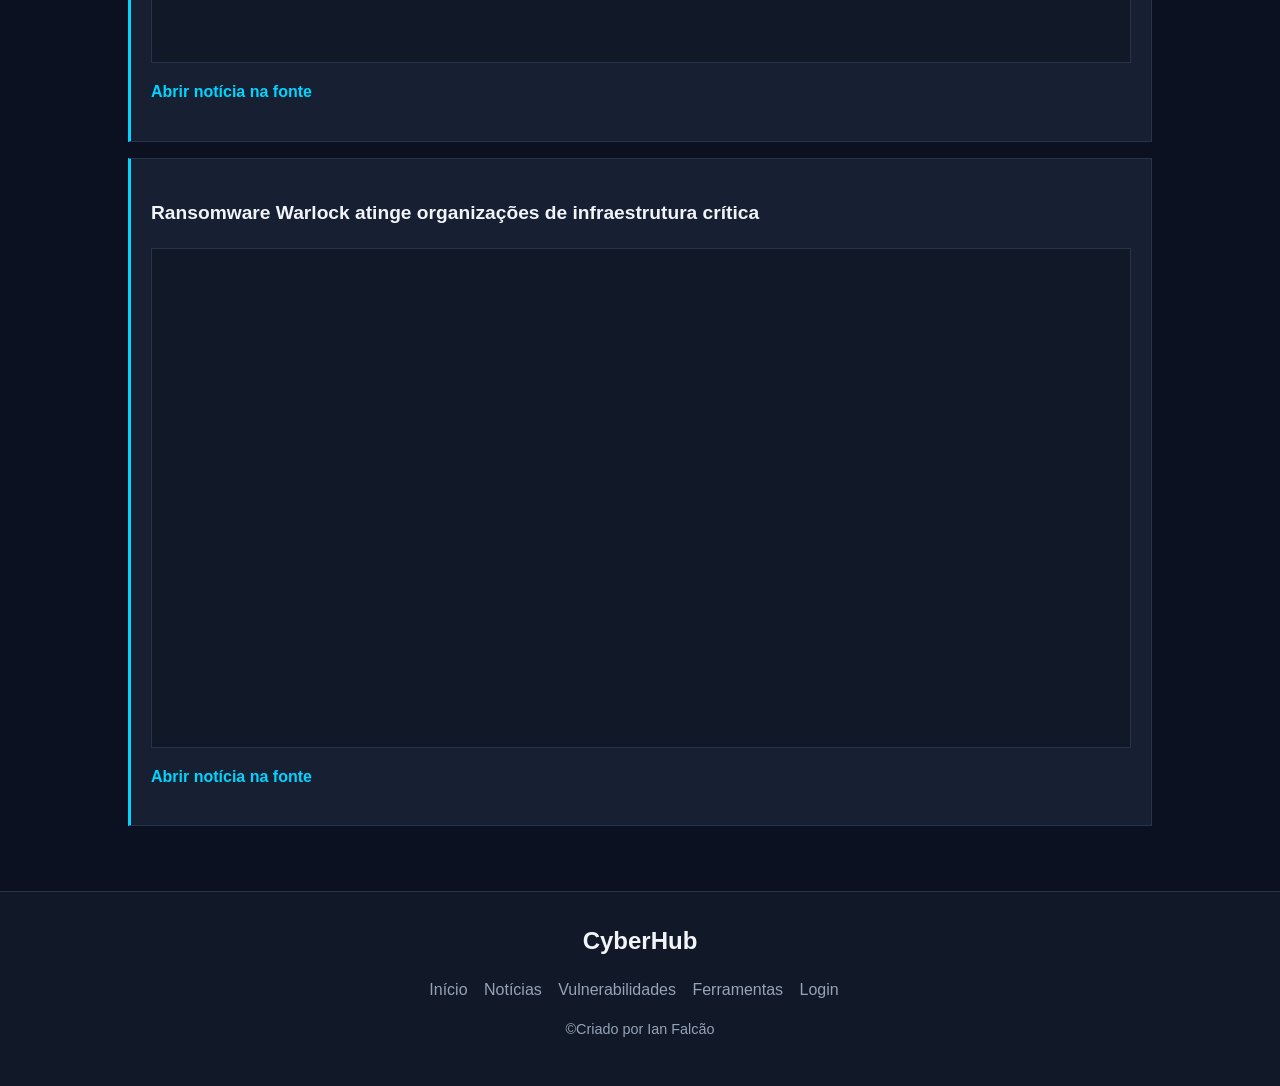
<file: pages/noticias.html>
<!DOCTYPE html>
<html lang="pt-BR">
<head>
    <meta charset="UTF-8">
    <meta name="viewport" content="width=device-width, initial-scale=1.0">
    <title>CyberHub | Notícias</title>
    <meta name="description" content="Notícias recentes sobre cibersegurança, segurança digital e políticas de proteção.">
    <meta name="author" content="Ian Falcão">
    <link rel="stylesheet" href="../css/noticias.css">
</head>
<body>
    <header class="cabecalho">
        <a class="logo" href="../index.html" aria-label="CyberHub - página inicial">CyberHub</a>

        <nav class="menu" aria-label="Navegação principal">
            <ul>
                <li><a href="../index.html">Início</a></li>
                <li><a class="botao atual" href="noticias.html" aria-current="page">Notícias</a></li>
                <li><a href="vulnerabilidades.html">Vulnerabilidades</a></li>
                <li><a href="ferramentas.html">Ferramentas</a></li>
                <li><a href="login.html">Login</a></li>
            </ul>
        </nav>
    </header>

    <main>
        <section class="inicio" aria-labelledby="titulo-noticias">
            <p class="chamada">Informação para navegar com mais segurança</p>
            <h1 id="titulo-noticias">Notícias de Cibersegurança</h1>
            <p>
                Esta seção reúne acontecimentos e informações relevantes sobre segurança
                digital. Confira notícias publicadas recentemente por veículos e organizações
                da área. As notícias incorporadas estão em inglês; use o link para abri-las na fonte.
            </p>
        </section>

        <section class="conceitos" aria-labelledby="titulo-lista-noticias">
            <h2 id="titulo-lista-noticias">Notícias recentes</h2>

            <article class="card" id="noticia-1">
                <h3>Ataques de espionagem atingem celulares Android e iPhone</h3>
                <iframe src="https://therecord.media/russia-hackers-smartphone-cyberattacks" title="Ataques de espionagem atingem celulares Android e iPhone" loading="lazy"></iframe>
                <p><a href="https://therecord.media/russia-hackers-smartphone-cyberattacks" target="_blank" rel="noopener noreferrer">Abrir notícia na fonte</a></p>
            </article>

            <article class="card" id="noticia-2">
                <h3>Chainalysis informa exposição de dados de usuários após ataque</h3>
                <iframe src="https://therecord.media/chainalysis-all-users-hit-by-agentic-cyberattack" title="Chainalysis informa exposição de dados de usuários após ataque" loading="lazy"></iframe>
                <p><a href="https://therecord.media/chainalysis-all-users-hit-by-agentic-cyberattack" target="_blank" rel="noopener noreferrer">Abrir notícia na fonte</a></p>
            </article>

            <article class="card" id="noticia-3">
                <h3>Autoridades alertam sobre ataques a sistemas de refrigeração</h3>
                <iframe src="https://therecord.media/cyberattacks-refrigeration-cisa-fbi" title="Autoridades alertam sobre ataques a sistemas de refrigeração" loading="lazy"></iframe>
                <p><a href="https://therecord.media/cyberattacks-refrigeration-cisa-fbi" target="_blank" rel="noopener noreferrer">Abrir notícia na fonte</a></p>
            </article>

            <article class="card" id="noticia-4">
                <h3>Microsoft corrige falhas de segurança em atualização</h3>
                <iframe src="https://therecord.media/microsoft-patch-tuesday-september-2026" title="Microsoft corrige falhas de segurança em atualização" loading="lazy"></iframe>
                <p><a href="https://therecord.media/microsoft-patch-tuesday-september-2026" target="_blank" rel="noopener noreferrer">Abrir notícia na fonte</a></p>
            </article>

            <article class="card" id="noticia-5">
                <h3>Ransomware Warlock atinge organizações de infraestrutura crítica</h3>
                <iframe src="https://therecord.media/warlock-ransomware-used-in-critical-infrastructure-attacks" title="Ransomware Warlock atinge organizações de infraestrutura crítica" loading="lazy"></iframe>
                <p><a href="https://therecord.media/warlock-ransomware-used-in-critical-infrastructure-attacks" target="_blank" rel="noopener noreferrer">Abrir notícia na fonte</a></p>
            </article>
        </section>
    </main>

    <footer class="rodape">
        <a class="logo" href="../index.html">CyberHub</a>
        <nav aria-label="Navegação do rodapé">
            <ul>
                <li><a href="../index.html">Início</a></li>
                <li><a href="noticias.html">Notícias</a></li>
                <li><a href="vulnerabilidades.html">Vulnerabilidades</a></li>
                <li><a href="ferramentas.html">Ferramentas</a></li>
                <li><a href="login.html">Login</a></li>
            </ul>
        </nav>
        <p>&copy;Criado por Ian Falcão</p>
    </footer>
</body>
</html>
</file>
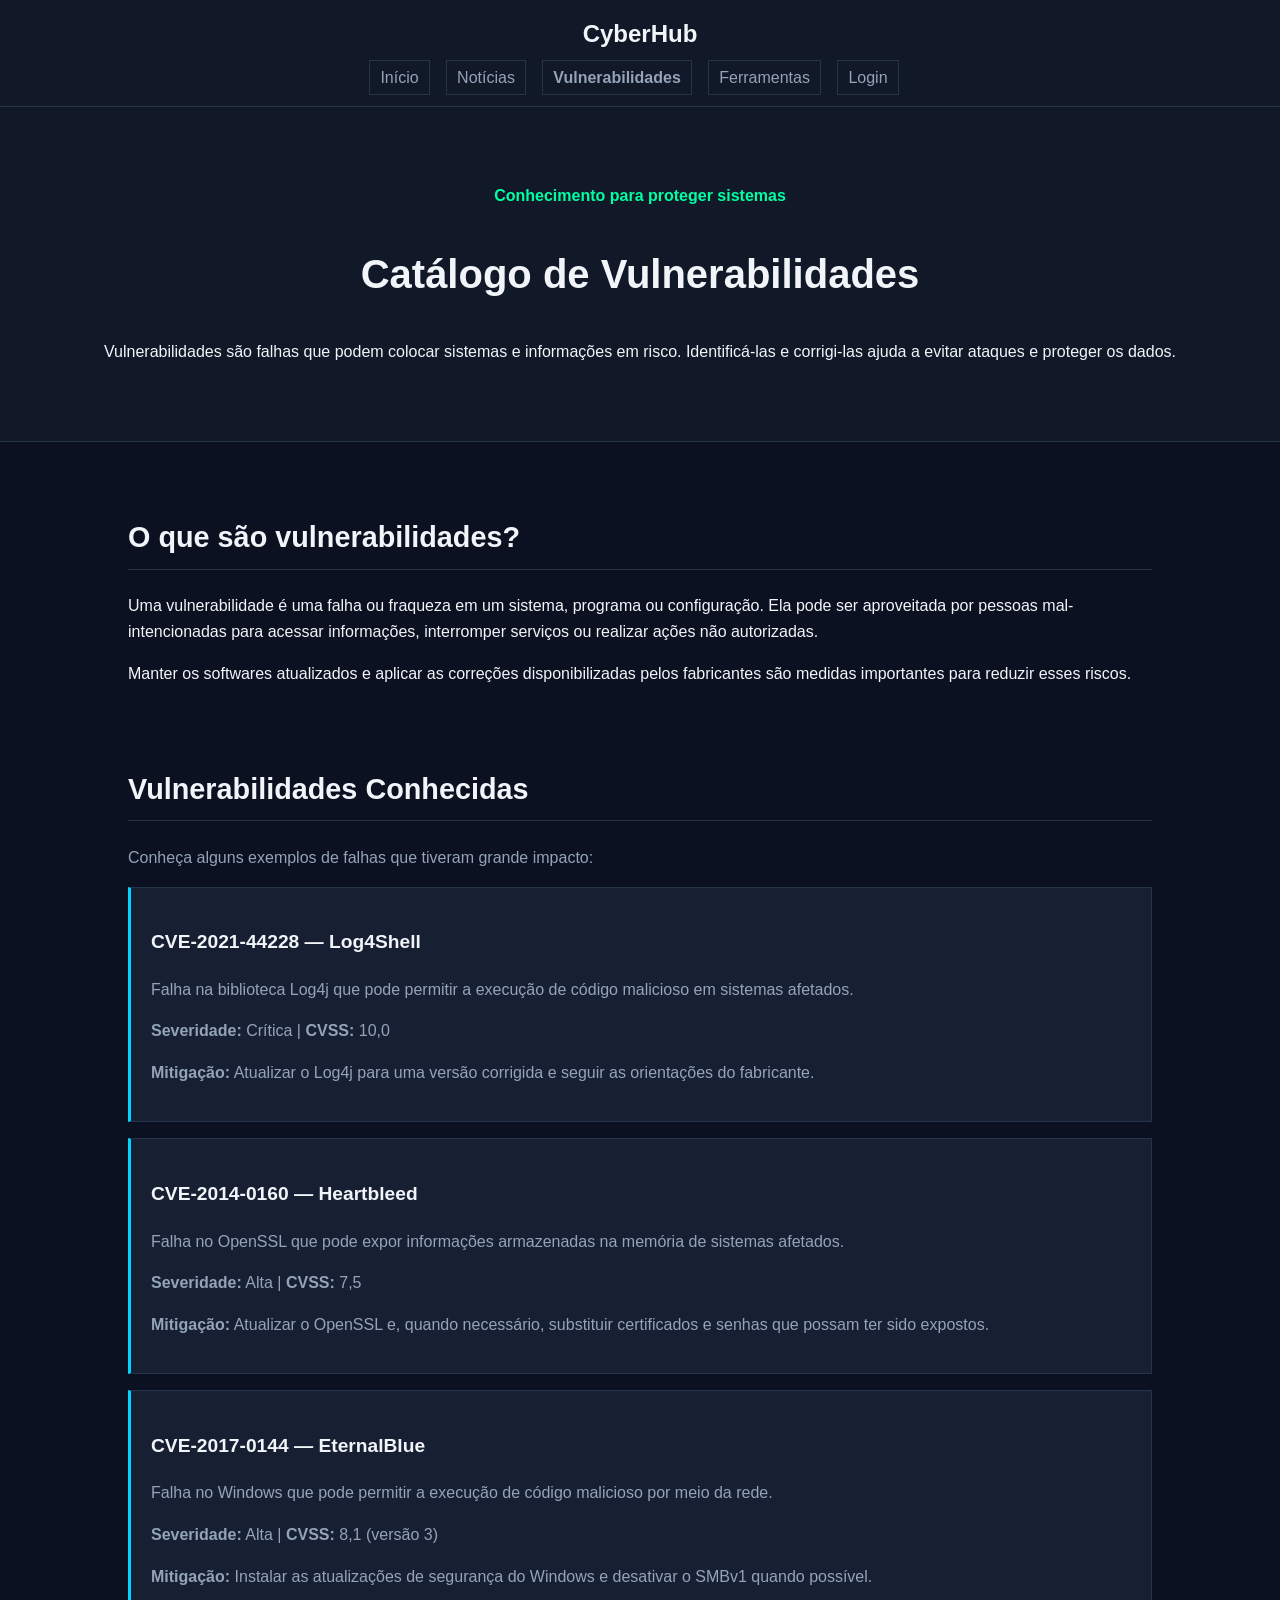
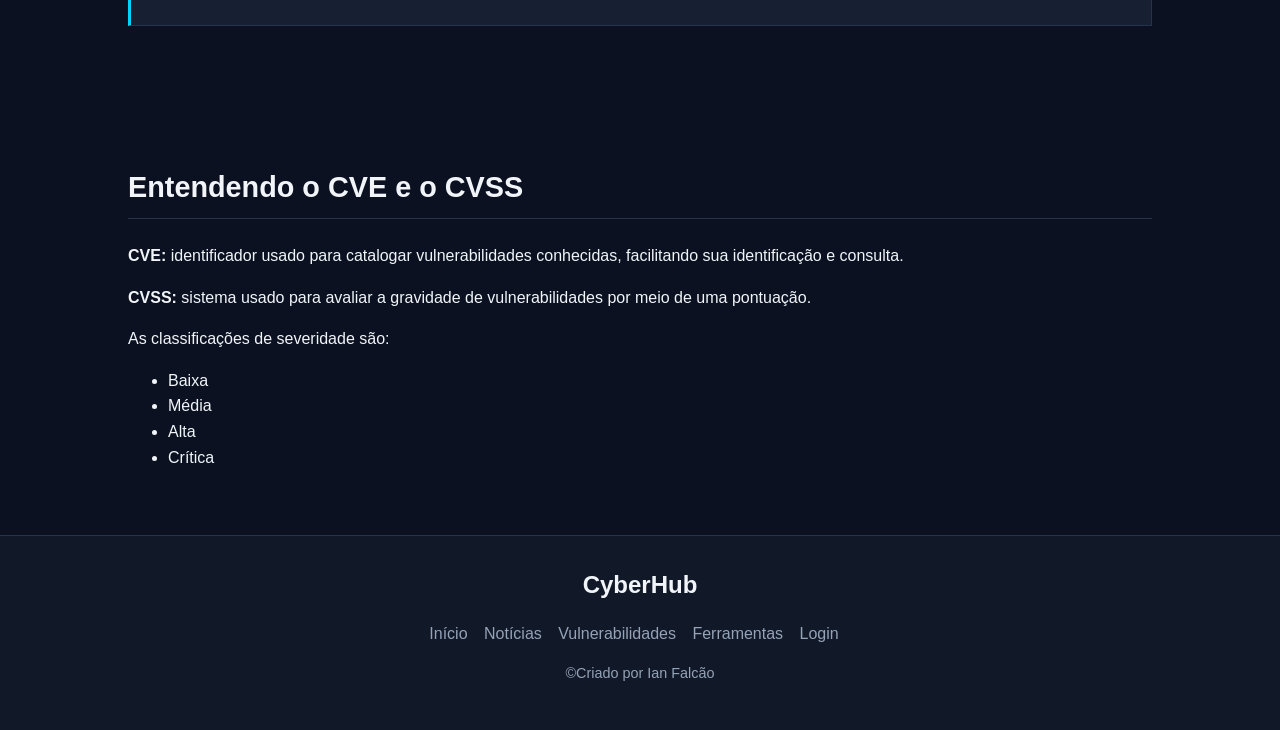
<file: pages/vulnerabilidades.html>
<!DOCTYPE html>
<html lang="pt-BR">
<head>
    <meta charset="UTF-8">
    <meta name="viewport" content="width=device-width, initial-scale=1.0">
    <title>CyberHub | Vulnerabilidades</title>
    <meta name="description" content="Conheça vulnerabilidades de segurança, seus níveis de severidade e recomendações de proteção.">
    <meta name="author" content="Ian Falcão">
    <link rel="stylesheet" href="../css/vulnerabilidades.css">
</head>
<body>
    <header class="cabecalho">
        <a class="logo" href="../index.html" aria-label="CyberHub - página inicial">CyberHub</a>

        <nav class="menu" aria-label="Navegação principal">
            <ul>
                <li><a href="../index.html">Início</a></li>
                <li><a href="noticias.html">Notícias</a></li>
                <li><a href="vulnerabilidades.html" aria-current="page"><strong>Vulnerabilidades</strong></a></li>
                <li><a href="ferramentas.html">Ferramentas</a></li>
                <li><a href="login.html">Login</a></li>
            </ul>
        </nav>
    </header>

    <main id="conteudo">
        <section class="inicio" aria-labelledby="titulo-pagina">
            <p class="chamada">Conhecimento para proteger sistemas</p>
            <h1 id="titulo-pagina">Catálogo de Vulnerabilidades</h1>
            <p>
                Vulnerabilidades são falhas que podem colocar sistemas e informações em risco.
                Identificá-las e corrigi-las ajuda a evitar ataques e proteger os dados.
            </p>
        </section>

        <section class="sobre" aria-labelledby="titulo-vulnerabilidades">
            <h2 id="titulo-vulnerabilidades">O que são vulnerabilidades?</h2>
            <p>
                Uma vulnerabilidade é uma falha ou fraqueza em um sistema, programa ou
                configuração. Ela pode ser aproveitada por pessoas mal-intencionadas para
                acessar informações, interromper serviços ou realizar ações não autorizadas.
            </p>
            <p>
                Manter os softwares atualizados e aplicar as correções disponibilizadas pelos
                fabricantes são medidas importantes para reduzir esses riscos.
            </p>
        </section>

        <section class="conceitos" aria-labelledby="titulo-conhecidas">
            <h2 id="titulo-conhecidas">Vulnerabilidades Conhecidas</h2>
            <p>Conheça alguns exemplos de falhas que tiveram grande impacto:</p>

            <div class="lista-cards">
                <article class="card">
                    <h3>CVE-2021-44228 — Log4Shell</h3>
                    <p>Falha na biblioteca Log4j que pode permitir a execução de código malicioso em sistemas afetados.</p>
                    <p><strong>Severidade:</strong> Crítica | <strong>CVSS:</strong> 10,0</p>
                    <p><strong>Mitigação:</strong> Atualizar o Log4j para uma versão corrigida e seguir as orientações do fabricante.</p>
                </article>

                <article class="card">
                    <h3>CVE-2014-0160 — Heartbleed</h3>
                    <p>Falha no OpenSSL que pode expor informações armazenadas na memória de sistemas afetados.</p>
                    <p><strong>Severidade:</strong> Alta | <strong>CVSS:</strong> 7,5</p>
                    <p><strong>Mitigação:</strong> Atualizar o OpenSSL e, quando necessário, substituir certificados e senhas que possam ter sido expostos.</p>
                </article>

                <article class="card">
                    <h3>CVE-2017-0144 — EternalBlue</h3>
                    <p>Falha no Windows que pode permitir a execução de código malicioso por meio da rede.</p>
                    <p><strong>Severidade:</strong> Alta | <strong>CVSS:</strong> 8,1 (versão 3)</p>
                    <p><strong>Mitigação:</strong> Instalar as atualizações de segurança do Windows e desativar o SMBv1 quando possível.</p>
                </article>
            </div>
        </section>

        <section class="areas" aria-labelledby="titulo-cve-cvss">
            <h2 id="titulo-cve-cvss">Entendendo o CVE e o CVSS</h2>
            <p><strong>CVE:</strong> identificador usado para catalogar vulnerabilidades conhecidas, facilitando sua identificação e consulta.</p>
            <p><strong>CVSS:</strong> sistema usado para avaliar a gravidade de vulnerabilidades por meio de uma pontuação.</p>
            <p>As classificações de severidade são:</p>
            <ul>
                <li>Baixa</li>
                <li>Média</li>
                <li>Alta</li>
                <li>Crítica</li>
            </ul>
        </section>
    </main>

    <footer class="rodape">
        <a class="logo" href="../index.html">CyberHub</a>
        <nav aria-label="Navegação do rodapé">
            <ul>
                <li><a href="../index.html">Início</a></li>
                <li><a href="noticias.html">Notícias</a></li>
                <li><a href="vulnerabilidades.html">Vulnerabilidades</a></li>
                <li><a href="ferramentas.html">Ferramentas</a></li>
                <li><a href="login.html">Login</a></li>
            </ul>
        </nav>
        <p>&copy;Criado por Ian Falcão</p>
    </footer>
</body>
</html>
</file>
<file: css/index.css>
:root {
    --fundo-principal: #0B1120;
    --fundo-secundario: #111827;
    --fundo-card: #172033;
    --cor-destaque: #00D4FF;
    --cor-destaque-secundaria: #00FFA3;
    --texto-principal: #F1F5F9;
    --texto-secundario: #94A3B8;
    --borda: #263449;
}

/* Estilos gerais */
body {
    margin: 0;
    background-color: var(--fundo-principal);
    color: var(--texto-principal);
    font-family: Arial, Helvetica, sans-serif;
    font-size: 16px;
    line-height: 1.6;
}

h1,
h2,
h3 {
    color: var(--texto-principal);
}

h2 {
    font-size: 28.8px;
    padding-bottom: 8px;
    border-bottom: 1px solid var(--borda);
}

a {
    color: var(--cor-destaque);
    text-decoration: none;
}

a:hover {
    color: var(--cor-destaque-secundaria);
}

/* Cabeçalho e navegação */
.cabecalho {
    padding: 15px 5%;
    background-color: var(--fundo-secundario);
    border-bottom: 1px solid var(--borda);
    text-align: center;
}

.logo {
    display: block;
    margin: 0 0 12px;
    color: var(--texto-principal);
    font-size: 24px;
    font-weight: bold;
}

.logo:hover {
    color: var(--cor-destaque);
}

.menu ul,
.rodape ul {
    margin: 0;
    padding: 0;
    text-align: center;
}

.menu li,
.rodape li {
    display: inline;
    margin-right: 12px;
}

.menu a {
    padding: 8px 10px;
    border: 1px solid var(--borda);
    color: var(--texto-secundario);
}

.menu a:hover {
    border: 1px solid var(--cor-destaque);
    color: var(--cor-destaque);
}

.inicio {
    padding: 60px 5%;
    background-color: var(--fundo-secundario);
    border-bottom: 1px solid var(--borda);
    text-align: center;
}

.inicio .chamada {
    color: var(--cor-destaque-secundaria);
    font-weight: bold;
}

.inicio h1 {
    font-size: 40px;
}

/* Conceitos e áreas de conteúdo */
.conceitos p {
    color: var(--texto-secundario);
}

.card {
    margin: 16px 0;
    padding: 20px;
    background-color: var(--fundo-card);
    border: 1px solid var(--borda);
    border-left: 3px solid var(--cor-destaque);
}

.card h3 {
    font-size: 19.2px;
}

.card p {
    color: var(--texto-secundario);
}

.card:hover {
    border: 1px solid var(--cor-destaque);
}

/* Rodapé */
.rodape {
    padding: 30px 5%;
    background-color: var(--fundo-secundario);
    border-top: 1px solid var(--borda);
    text-align: center;
}

.rodape nav {
    margin: 16px 0;
}

.rodape nav a {
    color: var(--texto-secundario);
}

.rodape nav a:hover {
    color: var(--cor-destaque);
}

.rodape p {
    color: var(--texto-secundario);
    font-size: 14.4px;
}

/* Seções da página inicial */
.sobre,
.conceitos,
.areas {
    width: 80%;
    margin: 0 auto;
    padding: 49px 0;
}

.inicio .frase-destaque {
    color: var(--cor-destaque);
    font-size: 18px;
}

.acoes {
    text-align: center;
}

.botao {
    display: inline;
    margin: 6px;
    padding: 10px;
    border: 1px solid var(--cor-destaque);
}

.botao:hover {
    background-color: var(--cor-destaque);
    color: var(--fundo-principal);
}

.card a {
    font-weight: bold;
}

/* Segurança digital */
.importancia {
    padding: 40px 5%;
    background-color: var(--fundo-secundario);
    border-top: 1px solid var(--borda);
    border-bottom: 1px solid var(--borda);
}

.importancia h2,
.importancia p {
    width: 90%;
    margin: 16px auto;
}

.importancia p {
    color: var(--texto-secundario);
}
</file>
<file: css/login.css>
:root {
    --fundo-principal: #0B1120;
    --fundo-secundario: #111827;
    --fundo-card: #172033;
    --cor-destaque: #00D4FF;
    --cor-destaque-secundaria: #00FFA3;
    --texto-principal: #F1F5F9;
    --texto-secundario: #94A3B8;
    --borda: #263449;
}

/* Estilos gerais */
body {
    margin: 0;
    background-color: var(--fundo-principal);
    color: var(--texto-principal);
    font-family: Arial, Helvetica, sans-serif;
    font-size: 16px;
    line-height: 1.6;
}

h1 {
    color: var(--texto-principal);
}

a {
    color: var(--cor-destaque);
    text-decoration: none;
    
}

a:hover {
    color: var(--cor-destaque-secundaria);
}

/* Cabeçalho e navegação */
.cabecalho {
    padding: 15px 5%;
    background-color: var(--fundo-secundario);
    border-bottom: 1px solid var(--borda);
    text-align: center;
}

.logo {
    display: block;
    margin: 0 0 12px;
    color: var(--texto-principal);
    font-size: 24px;
    font-weight: bold;
}

.logo:hover {
    color: var(--cor-destaque);
}

.menu ul,
.rodape ul {
    margin: 0;
    padding: 0;
    text-align: center;
}

.menu li,
.rodape li {
    display: inline;
    margin-right: 12px;
}

.menu a {
    padding: 8px 10px;
    border: 1px solid var(--borda);
    color: var(--texto-secundario);
}

.menu a:hover {
    border: 1px solid var(--cor-destaque);
    color: var(--cor-destaque);
}
/* Formulário de login */
main {
    width: 80%;
    max-width: 480px;
    margin: 30px auto;
    padding: 30px;
    box-sizing: border-box;
    background-color: var(--fundo-card);
    border: 1px solid var(--borda);
}

main h1 {
    margin-top: 0;
}

main p {
    color: var(--texto-secundario);
}

label {
    display: block;
    margin-bottom: 5px;
    color: var(--texto-principal);
}

input {
    width: 100%;
    padding: 10px;
    box-sizing: border-box;
    background-color: var(--fundo-principal);
    border: 1px solid var(--borda);
    color: var(--texto-principal);
    font-size: 16px;
}

input:focus {
    outline: 1px solid var(--cor-destaque);
}

button {
    padding: 10px 20px;
    background-color: var(--fundo-secundario);
    border: 1px solid var(--cor-destaque);
    color: var(--cor-destaque);
    font-size: 16px;
    cursor: pointer;
}

button:hover {
    background-color: var(--cor-destaque);
    color: var(--fundo-principal);
}

.Bem_Vindo {
    text-align: center;
}


/* Rodapé */
.rodape {
    padding: 30px 5%;
    background-color: var(--fundo-secundario);
    border-top: 1px solid var(--borda);
    text-align: center;
}

.rodape nav {
    margin: 16px 0;
}

.rodape nav a {
    color: var(--texto-secundario);
}

.rodape nav a:hover {
    color: var(--cor-destaque);
}

.rodape p {
    color: var(--texto-secundario);
    font-size: 14.4px;
}
</file>
<file: css/ferramentas.css>
:root {
    --fundo-principal: #0B1120;
    --fundo-secundario: #111827;
    --fundo-card: #172033;
    --cor-destaque: #00D4FF;
    --cor-destaque-secundaria: #00FFA3;
    --texto-principal: #F1F5F9;
    --texto-secundario: #94A3B8;
    --borda: #263449;
}

/* Estilos gerais */
body {
    margin: 0;
    background-color: var(--fundo-principal);
    color: var(--texto-principal);
    font-family: Arial, Helvetica, sans-serif;
    font-size: 16px;
    line-height: 1.6;
}

h1,
h2,
h3 {
    color: var(--texto-principal);
}

h2 {
    font-size: 28.8px;
    padding-bottom: 8px;
    border-bottom: 1px solid var(--borda);
}

a {
    color: var(--cor-destaque);
    text-decoration: none;
}

a:hover {
    color: var(--cor-destaque-secundaria);
}

/* Cabeçalho e navegação */
.cabecalho {
    padding: 15px 5%;
    background-color: var(--fundo-secundario);
    border-bottom: 1px solid var(--borda);
    text-align: center;
}

.logo {
    display: block;
    margin: 0 0 12px;
    color: var(--texto-principal);
    font-size: 24px;
    font-weight: bold;
}

.logo:hover {
    color: var(--cor-destaque);
}

.menu ul,
.rodape ul {
    margin: 0;
    padding: 0;
    text-align: center;
}

.menu li,
.rodape li {
    display: inline;
    margin-right: 12px;
}

.menu a {
    padding: 8px 10px;
    border: 1px solid var(--borda);
    color: var(--texto-secundario);
}

.menu a:hover {
    border: 1px solid var(--cor-destaque);
    color: var(--cor-destaque);
}

.inicio {
    padding: 60px 5%;
    background-color: var(--fundo-secundario);
    border-bottom: 1px solid var(--borda);
    text-align: center;
}

.inicio .chamada {
    color: var(--cor-destaque-secundaria);
    font-weight: bold;
}

.inicio h1 {
    font-size: 40px;
}

/* Rodapé */
.rodape {
    padding: 30px 5%;
    background-color: var(--fundo-secundario);
    border-top: 1px solid var(--borda);
    text-align: center;
}

.rodape nav {
    margin: 16px 0;
}

.rodape nav a {
    color: var(--texto-secundario);
}

.rodape nav a:hover {
    color: var(--cor-destaque);
}

.rodape p {
    color: var(--texto-secundario);
    font-size: 14.4px;
}


/* Página atual */
.menu a[aria-current="page"] {
    border-color: var(--cor-destaque);
    color: var(--cor-destaque);
    font-weight: bold;
}

/* Grupos de ferramentas */
.ferramentas {
    width: 80%;
    margin: 0 auto;
    padding: 20px 0;
}

.card {
    margin: 16px 0;
    padding: 20px;
    background-color: var(--fundo-card);
    border: 1px solid var(--borda);
    border-left: 3px solid var(--cor-destaque);
}

.card h3 {
    font-size: 19.2px;
}

.card p {
    color: var(--texto-secundario);
}

/* Imagens das ferramentas */
.imagem-ferramenta {
    display: block;
    width: 100%;
    max-width: 720px;
    height: auto;
    margin: 20px auto 0;
    border: 1px solid var(--borda);
    border-radius: 4px;
}
</file>
<file: css/noticias.css>
:root {
    --fundo-principal: #0B1120;
    --fundo-secundario: #111827;
    --fundo-card: #172033;
    --cor-destaque: #00D4FF;
    --cor-destaque-secundaria: #00FFA3;
    --texto-principal: #F1F5F9;
    --texto-secundario: #94A3B8;
    --borda: #263449;
}

/* Estilos gerais */
body {
    margin: 0;
    background-color: var(--fundo-principal);
    color: var(--texto-principal);
    font-family: Arial, Helvetica, sans-serif;
    font-size: 16px;
    line-height: 1.6;
}

h1,
h2,
h3 {
    color: var(--texto-principal);
}

h2 {
    font-size: 28.8px;
    padding-bottom: 8px;
    border-bottom: 1px solid var(--borda);
}

a {
    color: var(--cor-destaque);
    text-decoration: none;
}

a:hover {
    color: var(--cor-destaque-secundaria);
}

/* Cabeçalho e navegação */
.cabecalho {
    padding: 15px 5%;
    background-color: var(--fundo-secundario);
    border-bottom: 1px solid var(--borda);
    text-align: center;
}

.logo {
    display: block;
    margin: 0 0 12px;
    color: var(--texto-principal);
    font-size: 24px;
    font-weight: bold;
}

.logo:hover {
    color: var(--cor-destaque);
}

.menu ul,
.rodape ul {
    margin: 0;
    padding: 0;
    text-align: center;
}

.menu li,
.rodape li {
    display: inline;
    margin-right: 12px;
}

.menu a {
    padding: 8px 10px;
    border: 1px solid var(--borda);
    color: var(--texto-secundario);
}

.menu a:hover {
    border: 1px solid var(--cor-destaque);
    color: var(--cor-destaque);
}

.inicio {
    padding: 60px 5%;
    background-color: var(--fundo-secundario);
    border-bottom: 1px solid var(--borda);
    text-align: center;
}

.inicio .chamada {
    color: var(--cor-destaque-secundaria);
    font-weight: bold;
}

.inicio h1 {
    font-size: 40px;
}

/* Conceitos e áreas de conteúdo */
.conceitos p {
    color: var(--texto-secundario);
}

.card {
    margin: 16px 0;
    padding: 20px;
    background-color: var(--fundo-card);
    border: 1px solid var(--borda);
    border-left: 3px solid var(--cor-destaque);
}

.card h3 {
    font-size: 19.2px;
}

.card p {
    color: var(--texto-secundario);
}

.card:hover {
    border: 1px solid var(--cor-destaque);
}

/* Rodapé */
.rodape {
    padding: 30px 5%;
    background-color: var(--fundo-secundario);
    border-top: 1px solid var(--borda);
    text-align: center;
}

.rodape nav {
    margin: 16px 0;
}

.rodape nav a {
    color: var(--texto-secundario);
}

.rodape nav a:hover {
    color: var(--cor-destaque);
}

.rodape p {
    color: var(--texto-secundario);
    font-size: 14.4px;
}

/* Lista e links das notícias */
.conceitos {
    width: 80%;
    margin: 0 auto;
    padding: 49px 0;
}

.botao {
    display: inline;
    margin: 6px;
    padding: 10px;
    border: 1px solid var(--cor-destaque);
}

.botao:hover {
    background-color: var(--cor-destaque);
    color: var(--fundo-principal);
}

.card a {
    font-weight: bold;
}

/* Notícias incorporadas */
.card iframe {
    display: block;
    width: 100%;
    height: 500px;
    border: 1px solid var(--borda);
    box-sizing: border-box;
    background-color: var(--fundo-secundario);
}
</file>
<file: css/vulnerabilidades.css>
:root {
    --fundo-principal: #0B1120;
    --fundo-secundario: #111827;
    --fundo-card: #172033;
    --cor-destaque: #00D4FF;
    --cor-destaque-secundaria: #00FFA3;
    --texto-principal: #F1F5F9;
    --texto-secundario: #94A3B8;
    --borda: #263449;
}

/* Estilos gerais */
body {
    margin: 0;
    background-color: var(--fundo-principal);
    color: var(--texto-principal);
    font-family: Arial, Helvetica, sans-serif;
    font-size: 16px;
    line-height: 1.6;
}

h1,
h2,
h3 {
    color: var(--texto-principal);
}

h2 {
    font-size: 28.8px;
    padding-bottom: 8px;
    border-bottom: 1px solid var(--borda);
}

a {
    color: var(--cor-destaque);
    text-decoration: none;
}

a:hover {
    color: var(--cor-destaque-secundaria);
}

/* Cabeçalho e navegação */
.cabecalho {
    padding: 15px 5%;
    background-color: var(--fundo-secundario);
    border-bottom: 1px solid var(--borda);
    text-align: center;
}

.logo {
    display: block;
    margin: 0 0 12px;
    color: var(--texto-principal);
    font-size: 24px;
    font-weight: bold;
}

.logo:hover {
    color: var(--cor-destaque);
}

.menu ul,
.rodape ul {
    margin: 0;
    padding: 0;
    text-align: center;
}

.menu li,
.rodape li {
    display: inline;
    margin-right: 12px;
}

.menu a {
    padding: 8px 10px;
    border: 1px solid var(--borda);
    color: var(--texto-secundario);
}

.menu a:hover {
    border: 1px solid var(--cor-destaque);
    color: var(--cor-destaque);
}

.inicio {
    padding: 60px 5%;
    background-color: var(--fundo-secundario);
    border-bottom: 1px solid var(--borda);
    text-align: center;
}

.inicio .chamada {
    color: var(--cor-destaque-secundaria);
    font-weight: bold;
}

.inicio h1 {
    font-size: 40px;
}

/* Conceitos e áreas de conteúdo */
.conceitos p {
    color: var(--texto-secundario);
}

.card {
    margin: 16px 0;
    padding: 20px;
    background-color: var(--fundo-card);
    border: 1px solid var(--borda);
    border-left: 3px solid var(--cor-destaque);
}

.card h3 {
    font-size: 19.2px;
}

.card p {
    color: var(--texto-secundario);
}

.card:hover {
    border: 1px solid var(--cor-destaque);
}

/* Rodapé */
.rodape {
    padding: 30px 5%;
    background-color: var(--fundo-secundario);
    border-top: 1px solid var(--borda);
    text-align: center;
}

.rodape nav {
    margin: 16px 0;
}

.rodape nav a {
    color: var(--texto-secundario);
}

.rodape nav a:hover {
    color: var(--cor-destaque);
}

.rodape p {
    color: var(--texto-secundario);
    font-size: 14.4px;
}

/* Seções do catálogo de vulnerabilidades */
.sobre,
.conceitos,
.areas {
    width: 80%;
    margin: 0 auto;
    padding: 49px 0;
}

.sobre {
    padding-bottom: 20px;
}

.conceitos {
    padding-top: 20px;
}
</file>
